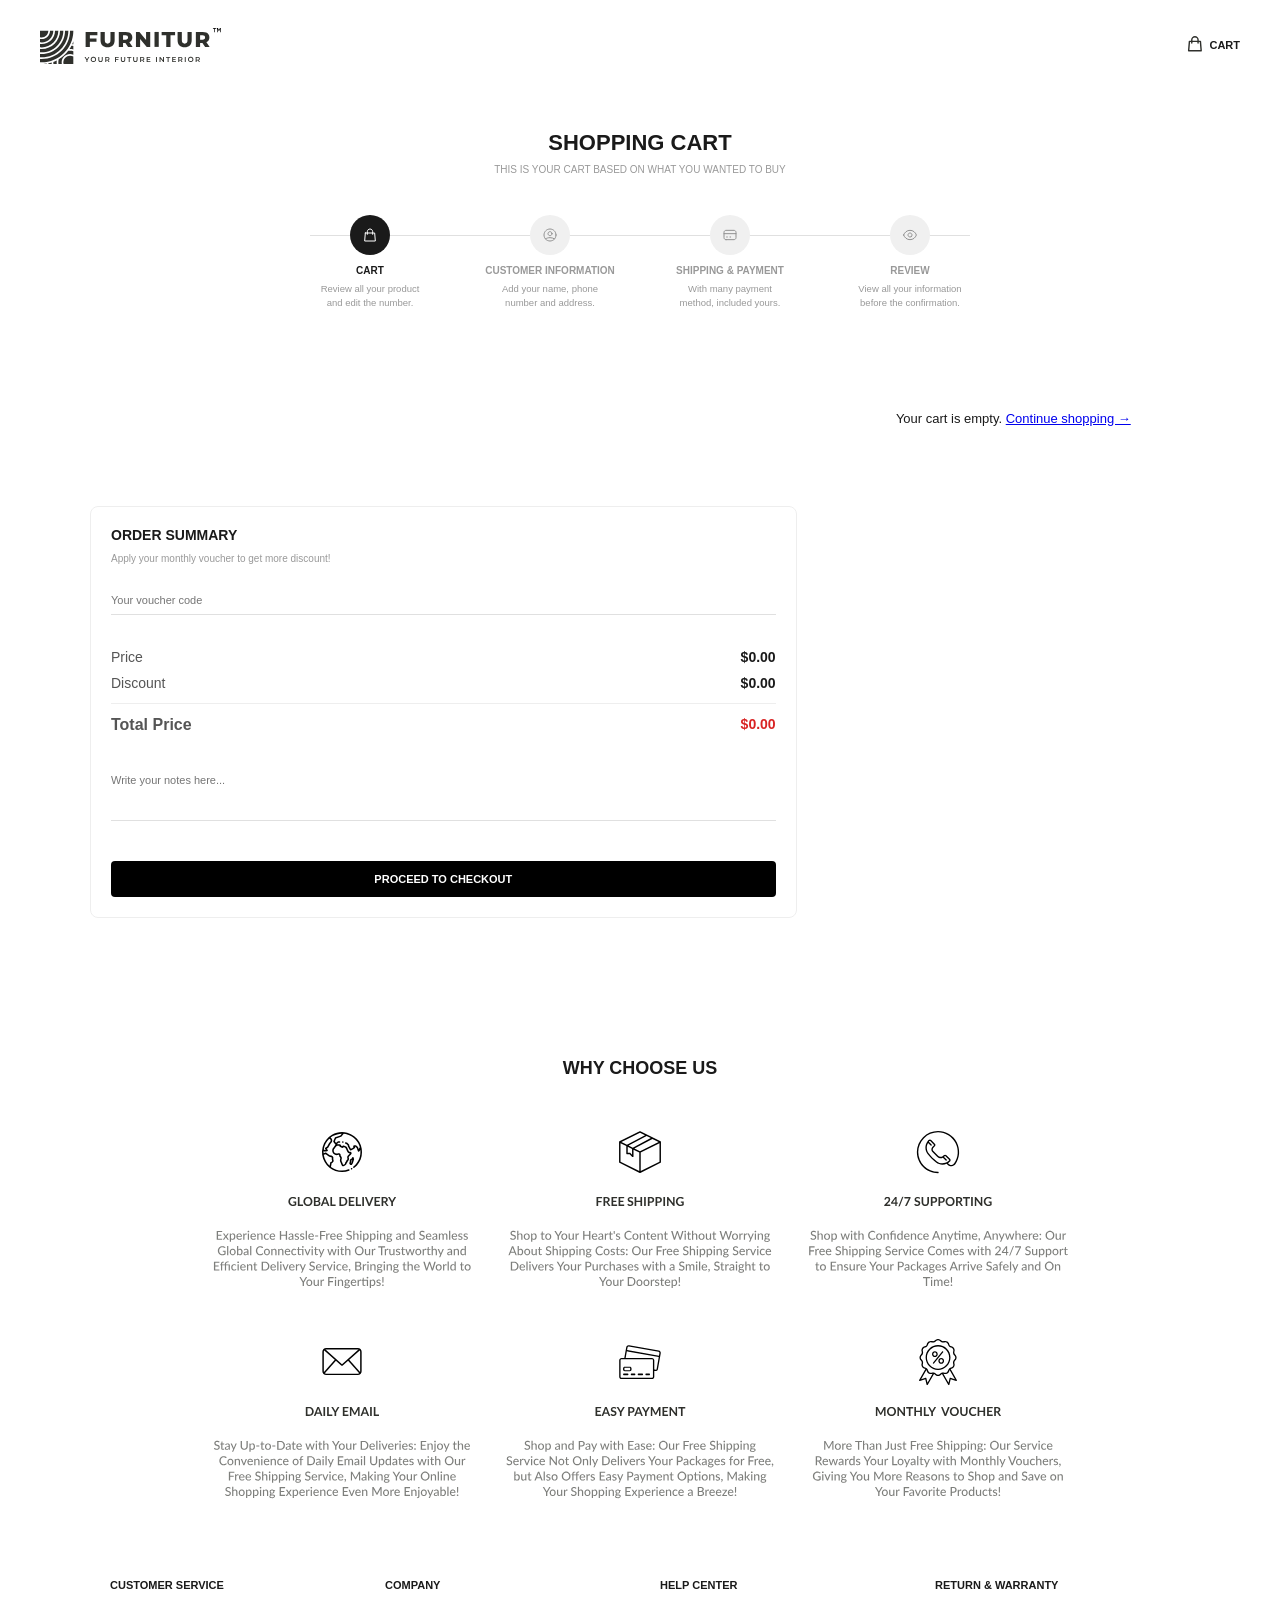
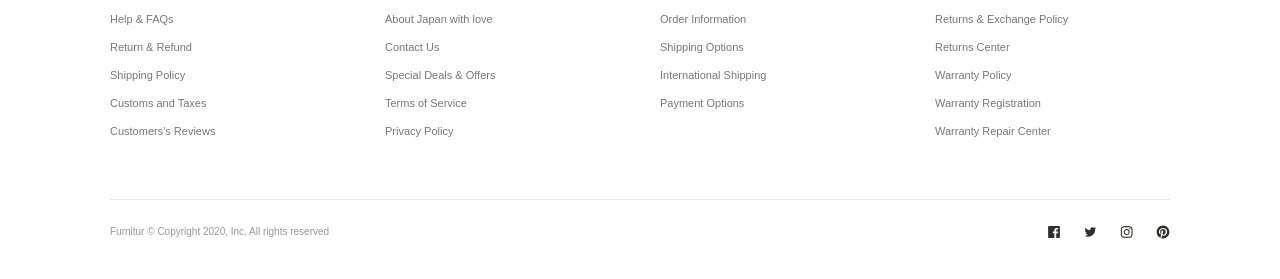
<file: cart.html>
<!DOCTYPE html>
<html lang="en">
<head>
    <meta charset="UTF-8">
    <meta name="viewport" content="width=device-width, initial-scale=1.0">
    <title>Your Cart - FURNITUR</title>
    <link rel="stylesheet" href="style.css">
    <script src="js/cart.js" defer></script>
</head>

<body>
    <header>
        <div class="navbar">
            <div class="nav-logo">
                <a href="index.html"><img src="assets/logo.svg" alt="FURNITUR Logo"></a>
            </div>
            
            <ul class="nav-items-right">
               
                <li class="nav-item-link">
                    <a href="cart.html" class="cart-link">
                        <span class="cart-icon-wrap">
                            <img src="assets/cart-icon.svg" alt="Cart">
                            <span class="cart-count">0</span>
                        </span>
                        <span>CART</span>
                    </a>
                </li>
            </ul>
        </div>
    </header>

    <main class="cart-page-main">

        <div class="cart-hero">
            <h1 class="cart-page-title">SHOPPING CART</h1>
            <p class="cart-page-subtitle">THIS IS YOUR CART BASED ON WHAT YOU WANTED TO BUY</p>
        </div>

        <!-- Step Tracker -->
        <div class="cart-steps">
            <div class="cart-step active">
                <div class="step-icon">
                    <img src="assets/lock.svg" alt="" srcset="">
                </div>
                <span class="step-label">CART</span>
                <span class="step-desc">Review all your product<br>and edit the number.</span>
            </div>
            <div class="cart-step">
                <div class="step-icon">
                    <img src="assets/contact.svg" alt="" srcset="">
                </div>
                <span class="step-label">CUSTOMER INFORMATION</span>
                <span class="step-desc">Add your name, phone<br>number and address.</span>
            </div>
            <div class="cart-step">
                <div class="step-icon">
                    <img src="assets/card.svg" alt="" srcset="">
                </div>
                <span class="step-label">SHIPPING & PAYMENT</span>
                <span class="step-desc">With many payment<br>method, included yours.</span>
            </div>
            <div class="cart-step">
                <div class="step-icon">
                    <img src="assets/eye.svg" alt="" srcset="">
                </div>
                <span class="step-label">REVIEW</span>
                <span class="step-desc">View all your information<br>before the confirmation.</span>
            </div>
        </div>

        <div class="cart-page-layout">
            <!-- Cart Items -->
            <div class="cart-items-container" id="cartItemsContainer"></div>

            <p id="emptyCartMsg" style="display:none; padding: 40px 0; text-align:center; font-size: 13px;">
                Your cart is empty. <a href="search-results.html">Continue shopping →</a>
            </p>

            <!-- Summary -->
            <div class="cart-summary">
                <h3>ORDER SUMMARY</h3>
                <p class="summary-subtitle">Apply your monthly voucher to get more discount!</p>

                <input type="text" class="voucher-input" placeholder="Your voucher code">

                <div class="summary-row">
                    <span>Price</span>
                    <span id="cartSubtotal">$0.00</span>
                </div>
                <div class="summary-row">
                    <span>Discount</span>
                    <span>$0.00</span>
                </div>
                <hr>
                <div class="summary-row total-row">
                    <span>Total Price</span>
                    <span id="cartTotal">$0.00</span>
                </div>

                <textarea class="summary-notes" rows="3" placeholder="Write your notes here..."></textarea>
                <a href="checkout.html" class="btn-checkout">PROCEED TO CHECKOUT</a>
            </div>
        </div>
    </main>
    <section>
        <div class="choose-text">
            <h4>WHY CHOOSE US</h4>
        </div>
        <div class="why-choose-us">
            <img src="assets/why-1.svg" alt="" srcset="">
            <img src="assets/why-2.svg" alt="" srcset="">
            <img src="assets/why-3.svg" alt="" srcset="">
        </div>
        <div class="why-choose-us-reverse">
            <img src="assets/why-4.svg" alt="" srcset="">
            <img src="assets/why-5.svg" alt="" srcset="">
            <img src="assets/why-6.svg" alt="" srcset="">
        </div>
    </section>

    <footer>
        <div class="footer-container">
            <div class="footer-links">
                <div class="footer-column">
                    <h4>CUSTOMER SERVICE</h4>
                    <ul>
                        <li><a href="#">Help & FAQs</a></li>
                        <li><a href="#">Return & Refund</a></li>
                        <li><a href="#">Shipping Policy</a></li>
                        <li><a href="#">Customs and Taxes</a></li>
                        <li><a href="#">Customers's Reviews</a></li>
                    </ul>
                </div>

                <div class="footer-column">
                    <h4>COMPANY</h4>
                    <ul>
                        <li><a href="#">About Japan with love</a></li>
                        <li><a href="#">Contact Us</a></li>
                        <li><a href="#">Special Deals & Offers</a></li>
                        <li><a href="#">Terms of Service</a></li>
                        <li><a href="#">Privacy Policy</a></li>
                    </ul>
                </div>

                <div class="footer-column">
                    <h4>HELP CENTER</h4>
                    <ul>
                        <li><a href="#">Order Information</a></li>
                        <li><a href="#">Shipping Options</a></li>
                        <li><a href="#">International Shipping</a></li>
                        <li><a href="#">Payment Options</a></li>
                    </ul>
                </div>

                <div class="footer-column">
                    <h4>RETURN & WARRANTY</h4>
                    <ul>
                        <li><a href="#">Returns & Exchange Policy</a></li>
                        <li><a href="#">Returns Center</a></li>
                        <li><a href="#">Warranty Policy</a></li>
                        <li><a href="#">Warranty Registration</a></li>
                        <li><a href="#">Warranty Repair Center</a></li>
                    </ul>
                </div>
            </div>

            <!-- Divider Line -->
            <hr class="footer-divider">

            <!-- Bottom Copyright Row -->
            <div class="footer-bottom">
                <p class="copyright">Furnitur © Copyright 2020, Inc. All rights reserved</p>
                <div class="footer-socials">
                    <img src="assets/footer-logos.svg" alt="Social Media Links">
                </div>
            </div>

        </div>
    </footer>

    <script>
        const cartItemsContainer = document.getElementById("cartItemsContainer");
        const cartSubtotalEl = document.getElementById("cartSubtotal");
        const cartTotalEl = document.getElementById("cartTotal");
        const emptyCartMsg = document.getElementById("emptyCartMsg");

        function renderCartPage() {
            const cart = getCart();

            if (cart.length === 0) {
                cartItemsContainer.innerHTML = "";
                emptyCartMsg.style.display = "block";
                cartSubtotalEl.textContent = "$0.00";
                cartTotalEl.textContent = "$0.00";
                return;
            }

            emptyCartMsg.style.display = "none";

            cartItemsContainer.innerHTML = cart.map(item => {
                const price = parseFloat(item.price.replace("$", ""));
                const lineTotal = (price * item.qty).toFixed(2);

                return `
                    <div class="cart-row" data-id="${item.id}">
                        <div class="cart-item-img-wrapper">
                            <img src="${item.img}" alt="${item.name}" class="cart-item-img">
                        </div>

                        <div class="cart-item-main">
                            <div class="cart-item-top">
                                <h4>${item.name}</h4>
                                <button class="cart-remove-btn" data-id="${item.id}">✕</button>
                            </div>
                            <div class="cart-item-stars">★★★★★</div>

                            <div class="cart-item-bottom">
                                <div class="cart-qty-controls">
                                    <button class="cart-qty-btn cart-qty-minus" data-id="${item.id}">-</button>
                                    <span>Number: ${item.qty}</span>
                                    <button class="cart-qty-btn cart-qty-plus" data-id="${item.id}">+</button>
                                </div>
                                <div class="cart-line-total">$${lineTotal}</div>
                            </div>
                        </div>
                    </div>
                `;
            }).join("");

            const total = getCartTotal();
            cartSubtotalEl.textContent = `$${total.toFixed(2)}`;
            cartTotalEl.textContent = `$${total.toFixed(2)}`;
        }

        cartItemsContainer.addEventListener("click", (e) => {
            const id = e.target.dataset.id;
            if (!id) return;

            if (e.target.classList.contains("cart-qty-plus")) {
                const item = getCart().find(i => i.id === id);
                updateQty(id, item.qty + 1);
                renderCartPage();
            }

            if (e.target.classList.contains("cart-qty-minus")) {
                const item = getCart().find(i => i.id === id);
                updateQty(id, item.qty - 1);
                renderCartPage();
            }

            if (e.target.classList.contains("cart-remove-btn")) {
                removeFromCart(id);
                renderCartPage();
            }
        });

        document.addEventListener("DOMContentLoaded", renderCartPage);
    </script>
</body>
</html>
</file>
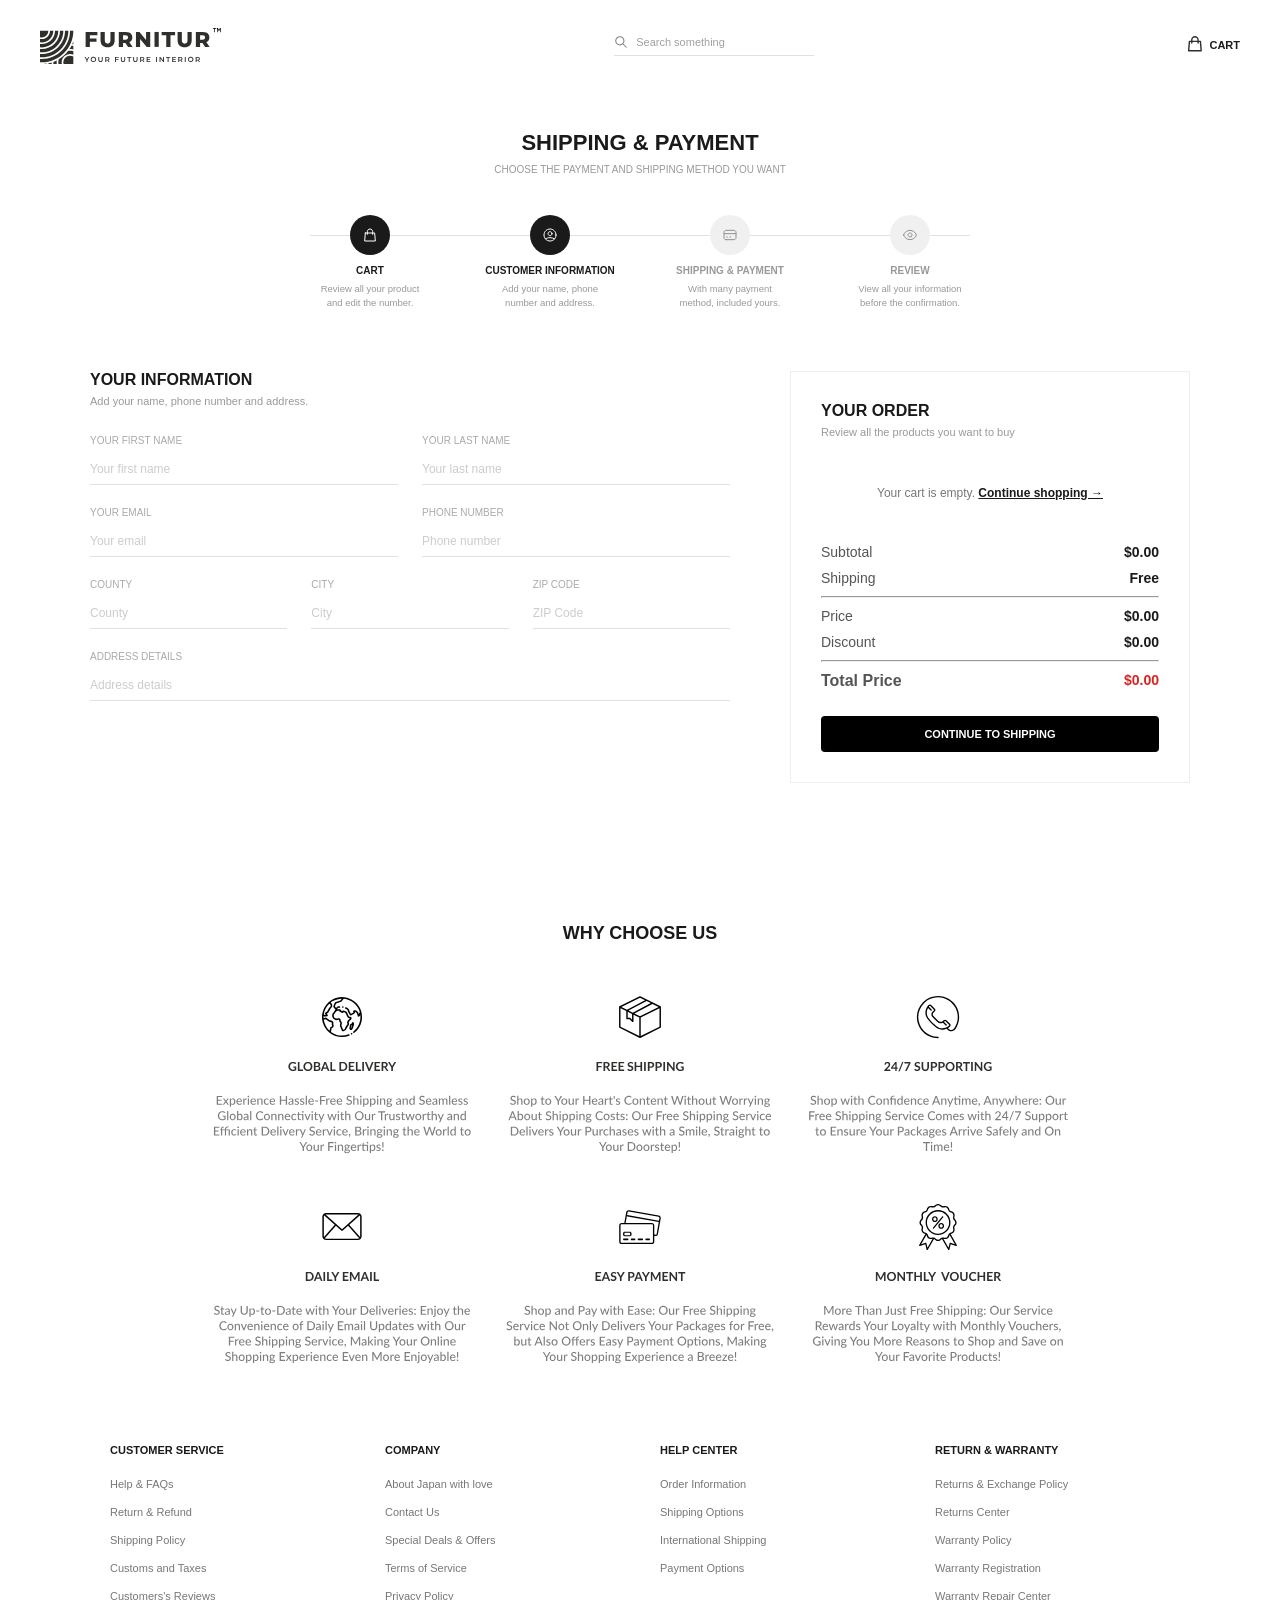
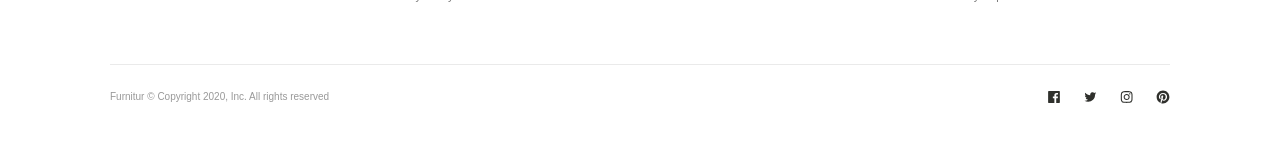
<file: checkout.html>
<!DOCTYPE html>
<html lang="en">

<head>
    <meta charset="UTF-8">
    <meta name="viewport" content="width=device-width, initial-scale=1.0">
    <title>Shipping & Payment - FURNITUR</title>
    <link rel="stylesheet" href="style.css">
    <script src="js/cart.js" defer></script>
</head>

<body>
    <header>
        <div class="navbar">
            <div class="nav-logo">
                <a href="index.html"><img src="assets/logo.svg" alt="FURNITUR Logo"></a>
            </div>
            <div class="search-bar">
                <img src="assets/search-icon.svg" alt="Search" class="search-icon">
                <input type="text" placeholder="Search something">
            </div>
            
            <ul class="nav-items-right">
                
                <li class="nav-item-link">
                    <a href="cart.html" class="cart-link">
                        <span class="cart-icon-wrap">
                            <img src="assets/cart-icon.svg" alt="Cart">
                            <span class="cart-count">0</span>
                        </span>
                        <span>CART</span>
                    </a>
                </li>
            </ul>
        </div>
    </header>

    <main class="cart-page-main">

        <!-- Title -->
        <div class="cart-hero">
            <h1 class="cart-page-title">SHIPPING & PAYMENT</h1>
            <p class="cart-page-subtitle">CHOOSE THE PAYMENT AND SHIPPING METHOD YOU WANT</p>
        </div>

        <!-- Step Tracker -->
        <div class="cart-steps">
            <a href="cart.html" class="cart-step completed">
                <div class="step-icon">
                    <img src="assets/lock.svg" alt="" srcset="">
                </div>
                <span class="step-label">CART</span>
                <span class="step-desc">Review all your product<br>and edit the number.</span>
            </a>
            <div class="cart-step active">
                <div class="step-icon">
                    <img src="assets/contact.svg" alt="" srcset="">
                </div>
                <span class="step-label">CUSTOMER INFORMATION</span>
                <span class="step-desc">Add your name, phone<br>number and address.</span>
            </div>
            <div class="cart-step">
                <div class="step-icon">
                    <img src="assets/card.svg" alt="" srcset="">
                </div>
                <span class="step-label">SHIPPING & PAYMENT</span>
                <span class="step-desc">With many payment<br>method, included yours.</span>
            </div>
            <div class="cart-step">
                <div class="step-icon">
                    <img src="assets/eye.svg" alt="" srcset="">
                </div>
                <span class="step-label">REVIEW</span>
                <span class="step-desc">View all your information<br>before the confirmation.</span>
            </div>
        </div>

        <div class="checkout-layout">

            <!-- Left: Info Form -->
            <div class="checkout-form-wrapper">
                <h2 class="checkout-section-title">YOUR INFORMATION</h2>
                <p class="checkout-section-subtitle">Add your name, phone number and address.</p>

                <form class="checkout-form" id="checkoutForm">
                    <div class="form-row">
                        <div class="form-group">
                            <label>Your first name</label>
                            <input type="text" placeholder="Your first name" required>
                        </div>
                        <div class="form-group">
                            <label>Your last name</label>
                            <input type="text" placeholder="Your last name" required>
                        </div>
                    </div>

                    <div class="form-row">
                        <div class="form-group">
                            <label>Your email</label>
                            <input type="email" placeholder="Your email" required>
                        </div>
                        <div class="form-group">
                            <label>Phone number</label>
                            <input type="tel" placeholder="Phone number" required>
                        </div>
                    </div>

                    <div class="form-row three-col">
                        <div class="form-group">
                            <label>County</label>
                            <input type="text" placeholder="County">
                        </div>
                        <div class="form-group">
                            <label>City</label>
                            <input type="text" placeholder="City">
                        </div>
                        <div class="form-group">
                            <label>ZIP Code</label>
                            <input type="text" placeholder="ZIP Code">
                        </div>
                    </div>

                    <div class="form-row">
                        <div class="form-group full-width">
                            <label>Address details</label>
                            <input type="text" placeholder="Address details">
                        </div>
                    </div>
                </form>
            </div>
            <div class="checkout-order-wrapper">
                <h3 class="checkout-section-title">YOUR ORDER</h3>
                <p class="checkout-section-subtitle">Review all the products you want to buy</p>

                <div class="order-items-list" id="orderItemsList"></div>

                <div class="summary-row">
                    <span>Subtotal</span>
                    <span id="orderSubtotal">$0.00</span>
                </div>
                <div class="summary-row">
                    <span>Shipping</span>
                    <span>Free</span>
                </div>
                <hr>
                <div class="summary-row">
                    <span>Price</span>
                    <span id="orderPrice">$0.00</span>
                </div>
                <div class="summary-row">
                    <span>Discount</span>
                    <span id="orderDiscount">$0.00</span>
                </div>
                <hr>
                <div class="summary-row total-row">
                    <span>Total Price</span>
                    <span id="orderTotal">$0.00</span>
                </div>

                <button class="btn-checkout" id="continueShippingBtn">CONTINUE TO SHIPPING</button>
            </div>

        </div>
    </main>

    <section>
        <div class="choose-text">
            <h4>WHY CHOOSE US</h4>
        </div>
        <div class="why-choose-us">
            <img src="assets/why-1.svg" alt="" srcset="">
            <img src="assets/why-2.svg" alt="" srcset="">
            <img src="assets/why-3.svg" alt="" srcset="">
        </div>
        <div class="why-choose-us-reverse">
            <img src="assets/why-4.svg" alt="" srcset="">
            <img src="assets/why-5.svg" alt="" srcset="">
            <img src="assets/why-6.svg" alt="" srcset="">
        </div>
    </section>
    <footer>
        <div class="footer-container">

            <!-- Top Links Grid -->
            <div class="footer-links">
                <div class="footer-column">
                    <h4>CUSTOMER SERVICE</h4>
                    <ul>
                        <li><a href="#">Help & FAQs</a></li>
                        <li><a href="#">Return & Refund</a></li>
                        <li><a href="#">Shipping Policy</a></li>
                        <li><a href="#">Customs and Taxes</a></li>
                        <li><a href="#">Customers's Reviews</a></li>
                    </ul>
                </div>

                <div class="footer-column">
                    <h4>COMPANY</h4>
                    <ul>
                        <li><a href="#">About Japan with love</a></li>
                        <li><a href="#">Contact Us</a></li>
                        <li><a href="#">Special Deals & Offers</a></li>
                        <li><a href="#">Terms of Service</a></li>
                        <li><a href="#">Privacy Policy</a></li>
                    </ul>
                </div>

                <div class="footer-column">
                    <h4>HELP CENTER</h4>
                    <ul>
                        <li><a href="#">Order Information</a></li>
                        <li><a href="#">Shipping Options</a></li>
                        <li><a href="#">International Shipping</a></li>
                        <li><a href="#">Payment Options</a></li>
                    </ul>
                </div>

                <div class="footer-column">
                    <h4>RETURN & WARRANTY</h4>
                    <ul>
                        <li><a href="#">Returns & Exchange Policy</a></li>
                        <li><a href="#">Returns Center</a></li>
                        <li><a href="#">Warranty Policy</a></li>
                        <li><a href="#">Warranty Registration</a></li>
                        <li><a href="#">Warranty Repair Center</a></li>
                    </ul>
                </div>
            </div>
            <hr class="footer-divider">
            <div class="footer-bottom">
                <p class="copyright">Furnitur © Copyright 2020, Inc. All rights reserved</p>
                <div class="footer-socials">
                    <img src="assets/footer-logos.svg" alt="Social Media Links">
                </div>
            </div>

        </div>
    </footer>

    <script>
        const orderItemsList = document.getElementById("orderItemsList");
        const orderSubtotalEl = document.getElementById("orderSubtotal");
        const orderPriceEl = document.getElementById("orderPrice");
        const orderDiscountEl = document.getElementById("orderDiscount");
        const orderTotalEl = document.getElementById("orderTotal");

        function renderOrderSummary() {
            const cart = getCart();

            if (cart.length === 0) {
                orderItemsList.innerHTML = `<p class="empty-order-msg">Your cart is empty. <a href="search-results.html">Continue shopping →</a></p>`;
                orderSubtotalEl.textContent = "$0.00";
                orderPriceEl.textContent = "$0.00";
                orderDiscountEl.textContent = "$0.00";
                orderTotalEl.textContent = "$0.00";
                return;
            }

            orderItemsList.innerHTML = cart.map(item => {
                const price = parseFloat(item.price.replace("$", ""));
                const lineTotal = (price * item.qty).toFixed(2);

                return `
                    <div class="order-item-row">
                        <div class="order-item-img-wrapper">
                            <img src="${item.img}" alt="${item.name}">
                        </div>
                        <div class="order-item-info">
                            <h4>${item.name}</h4>
                            <p class="order-item-qty">${item.qty} item${item.qty > 1 ? "s" : ""}</p>
                            <p class="order-item-price">$${lineTotal}</p>
                        </div>
                    </div>
                `;
            }).join("");

            const subtotal = getCartTotal();
            const discount = 0;
            const total = subtotal - discount;

            orderSubtotalEl.textContent = `$${subtotal.toFixed(2)}`;
            orderPriceEl.textContent = `$${subtotal.toFixed(2)}`;
            orderDiscountEl.textContent = `-$${discount.toFixed(2)}`;
            orderTotalEl.textContent = `$${total.toFixed(2)}`;
        }
       document.getElementById("continueShippingBtn").addEventListener("click", (e) => {
    e.preventDefault();
    const form = document.getElementById("checkoutForm");
    if (!form.checkValidity()) {
        form.reportValidity();
        return;
    }

    const inputs = form.querySelectorAll("input");
    const customerInfo = {
        firstName: inputs[0].value,
        lastName: inputs[1].value,
        email: inputs[2].value,
        phone: inputs[3].value,
        county: inputs[4].value,
        city: inputs[5].value,
        zip: inputs[6].value,
        address: inputs[7].value
    };

    localStorage.setItem("furnitureCustomerInfo", JSON.stringify(customerInfo));
    window.location.href = "shipping.html";
});

        document.addEventListener("DOMContentLoaded", renderOrderSummary);
    </script>
</body>

</html>
</file>
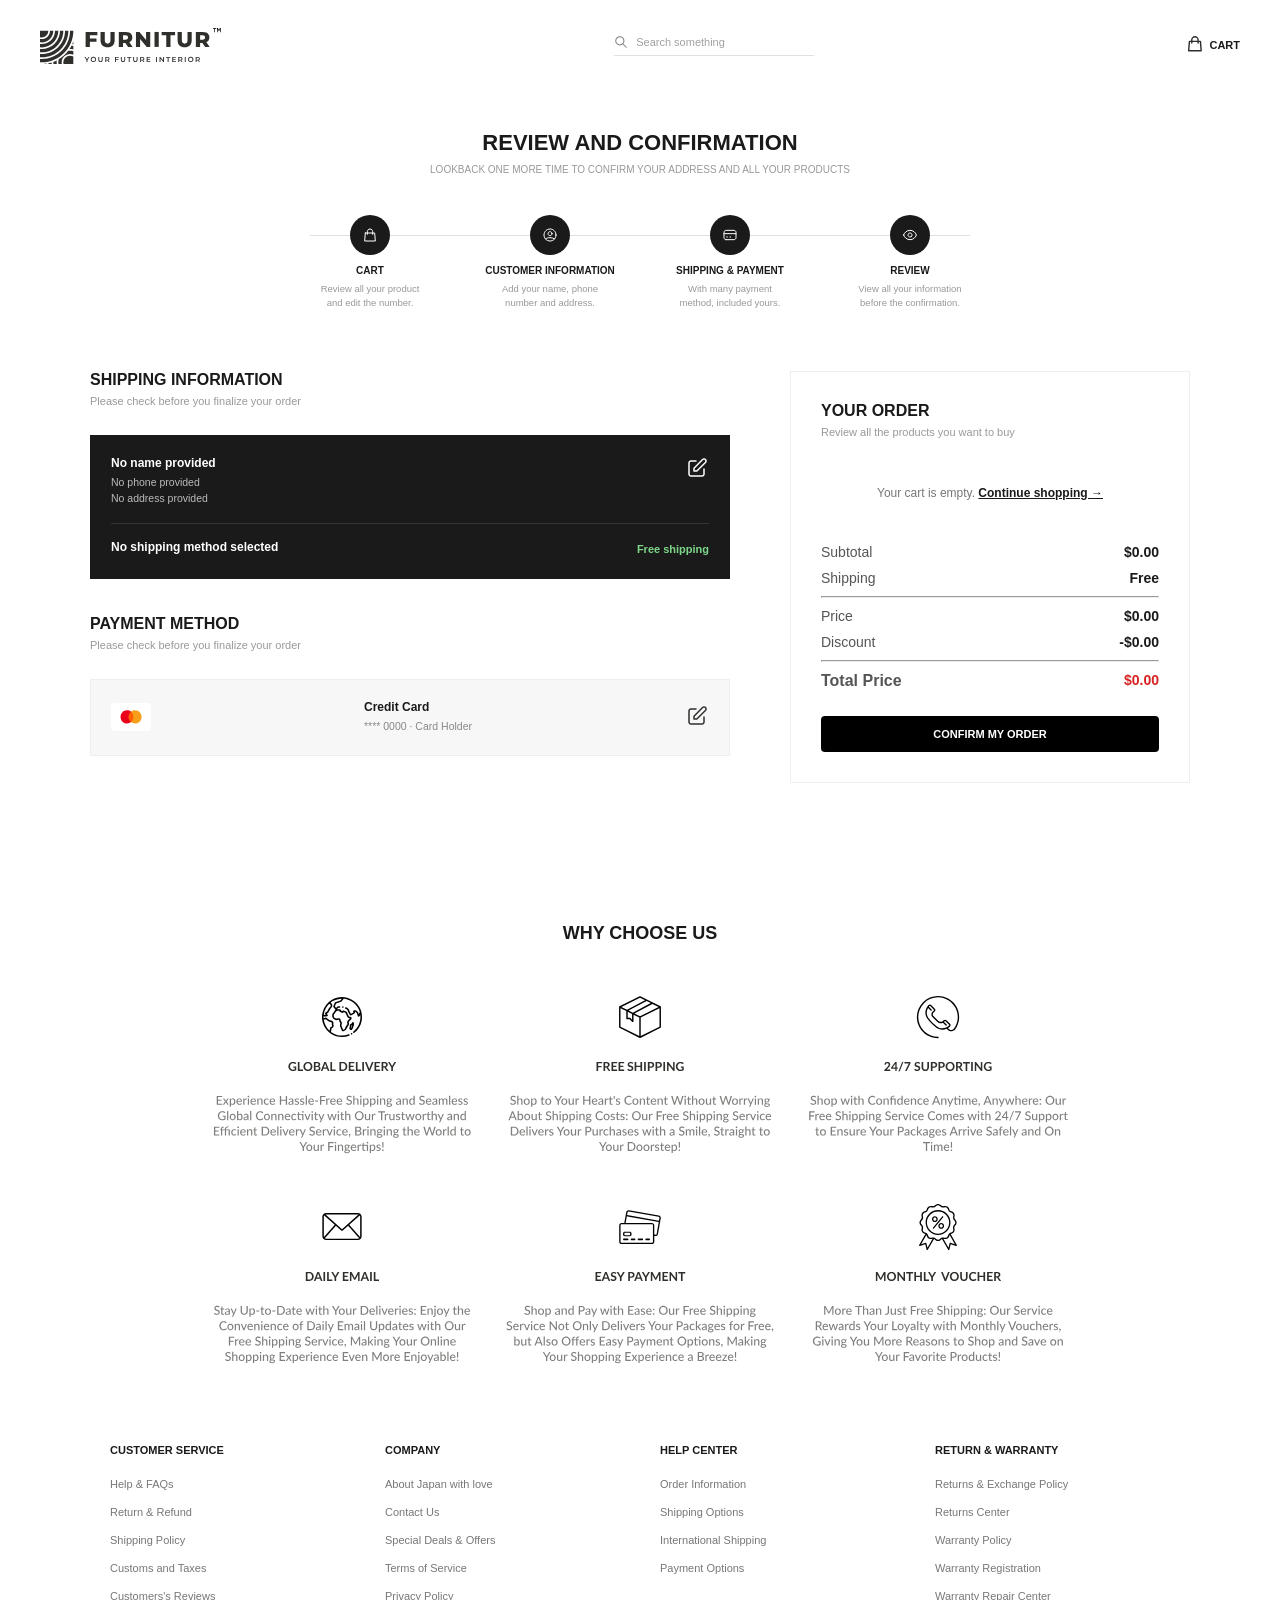
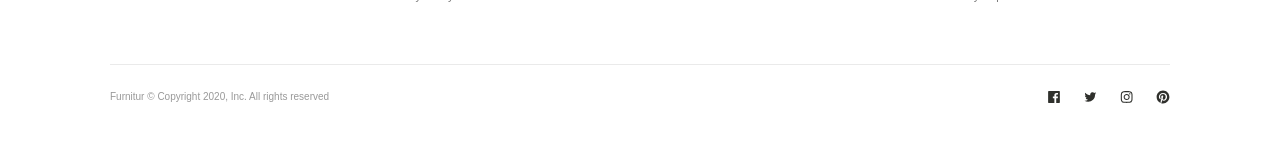
<file: review.html>
<!DOCTYPE html>
<html lang="en">

<head>
    <meta charset="UTF-8">
    <meta name="viewport" content="width=device-width, initial-scale=1.0">
    <title>Review & Confirmation - FURNITUR</title>
    <link rel="stylesheet" href="style.css">
    <script src="js/cart.js" defer></script>
</head>

<body>
    <header>
        <div class="navbar">
            <div class="nav-logo">
                <a href="index.html"><img src="assets/logo.svg" alt="FURNITUR Logo"></a>
            </div>
            <div class="search-bar">
                <img src="assets/search-icon.svg" alt="Search" class="search-icon">
                <input type="text" placeholder="Search something">
            </div>
           
            <ul class="nav-items-right">
               
                <li class="nav-item-link">
                    <a href="cart.html" class="cart-link">
                        <span class="cart-icon-wrap">
                            <img src="assets/cart-icon.svg" alt="Cart">
                            <span class="cart-count">0</span>
                        </span>
                        <span>CART</span>
                    </a>
                </li>
            </ul>
        </div>
    </header>

    <main class="cart-page-main">
        <div class="cart-hero">
            <h1 class="cart-page-title">REVIEW AND CONFIRMATION</h1>
            <p class="cart-page-subtitle">LOOKBACK ONE MORE TIME TO CONFIRM YOUR ADDRESS AND ALL YOUR PRODUCTS</p>
        </div>
        <div class="cart-steps">
            <a href="cart.html" class="cart-step completed">
                <div class="step-icon">
                    <img src="assets/lock.svg" alt="">
                </div>
                <span class="step-label">CART</span>
                <span class="step-desc">Review all your product<br>and edit the number.</span>
            </a>
            <a href="checkout.html" class="cart-step completed">
                <div class="step-icon">
                    <img src="assets/contact.svg" alt="">
                </div>
                <span class="step-label">CUSTOMER INFORMATION</span>
                <span class="step-desc">Add your name, phone<br>number and address.</span>
            </a>
            <a href="shipping.html" class="cart-step completed">
                <div class="step-icon">
                    <img src="assets/card.svg" alt="">
                </div>
                <span class="step-label">SHIPPING & PAYMENT</span>
                <span class="step-desc">With many payment<br>method, included yours.</span>
            </a>
            <div class="cart-step active">
                <div class="step-icon">
                    <img src="assets/eye.svg" alt="">
                </div>
                <span class="step-label">REVIEW</span>
                <span class="step-desc">View all your information<br>before the confirmation.</span>
            </div>
        </div>

        <div class="checkout-layout">

            <!-- Left: Shipping + Payment summary -->
            <div class="checkout-form-wrapper">

                <h2 class="checkout-section-title">SHIPPING INFORMATION</h2>
                <p class="checkout-section-subtitle">Please check before you finalize your order</p>

                <div class="review-box" id="shippingReviewBox">
                    <!-- filled by JS -->
                </div>

                <h2 class="checkout-section-title payment-title">PAYMENT METHOD</h2>
                <p class="checkout-section-subtitle">Please check before you finalize your order</p>

                <div class="review-box light" id="paymentReviewBox">
                    <!-- filled by JS -->
                </div>

            </div>

            <!-- Right: Order Summary -->
            <div class="checkout-order-wrapper">
                <h3 class="checkout-section-title">YOUR ORDER</h3>
                <p class="checkout-section-subtitle">Review all the products you want to buy</p>

                <div class="order-items-list" id="orderItemsList"></div>

                <div class="summary-row">
                    <span>Subtotal</span>
                    <span id="orderSubtotal">$0.00</span>
                </div>
                <div class="summary-row">
                    <span>Shipping</span>
                    <span id="orderShipping">Free</span>
                </div>
                <hr>
                <div class="summary-row">
                    <span>Price</span>
                    <span id="orderPrice">$0.00</span>
                </div>
                <div class="summary-row">
                    <span>Discount</span>
                    <span id="orderDiscount">$0.00</span>
                </div>
                <hr>
                <div class="summary-row total-row">
                    <span>Total Price</span>
                    <span id="orderTotal">$0.00</span>
                </div>

                <button class="btn-checkout" id="confirmOrderBtn">CONFIRM MY ORDER</button>
            </div>

        </div>
    </main>
    <section>
        <div class="choose-text">
            <h4>WHY CHOOSE US</h4>
        </div>
        <div class="why-choose-us">
            <img src="assets/why-1.svg" alt="" srcset="">
            <img src="assets/why-2.svg" alt="" srcset="">
            <img src="assets/why-3.svg" alt="" srcset="">
        </div>
        <div class="why-choose-us-reverse">
            <img src="assets/why-4.svg" alt="" srcset="">
            <img src="assets/why-5.svg" alt="" srcset="">
            <img src="assets/why-6.svg" alt="" srcset="">
        </div>
    </section>

    <footer>
        <div class="footer-container">
            <div class="footer-links">
                <div class="footer-column">
                    <h4>CUSTOMER SERVICE</h4>
                    <ul>
                        <li><a href="#">Help & FAQs</a></li>
                        <li><a href="#">Return & Refund</a></li>
                        <li><a href="#">Shipping Policy</a></li>
                        <li><a href="#">Customs and Taxes</a></li>
                        <li><a href="#">Customers's Reviews</a></li>
                    </ul>
                </div>

                <div class="footer-column">
                    <h4>COMPANY</h4>
                    <ul>
                        <li><a href="#">About Japan with love</a></li>
                        <li><a href="#">Contact Us</a></li>
                        <li><a href="#">Special Deals & Offers</a></li>
                        <li><a href="#">Terms of Service</a></li>
                        <li><a href="#">Privacy Policy</a></li>
                    </ul>
                </div>

                <div class="footer-column">
                    <h4>HELP CENTER</h4>
                    <ul>
                        <li><a href="#">Order Information</a></li>
                        <li><a href="#">Shipping Options</a></li>
                        <li><a href="#">International Shipping</a></li>
                        <li><a href="#">Payment Options</a></li>
                    </ul>
                </div>

                <div class="footer-column">
                    <h4>RETURN & WARRANTY</h4>
                    <ul>
                        <li><a href="#">Returns & Exchange Policy</a></li>
                        <li><a href="#">Returns Center</a></li>
                        <li><a href="#">Warranty Policy</a></li>
                        <li><a href="#">Warranty Registration</a></li>
                        <li><a href="#">Warranty Repair Center</a></li>
                    </ul>
                </div>
            </div>

            <!-- Divider Line -->
            <hr class="footer-divider">

            <!-- Bottom Copyright Row -->
            <div class="footer-bottom">
                <p class="copyright">Furnitur © Copyright 2020, Inc. All rights reserved</p>
                <div class="footer-socials">
                    <img src="assets/footer-logos.svg" alt="Social Media Links">
                </div>
            </div>

        </div>
    </footer>


    <script>
        // ===== Load saved data =====
        const customerInfo = JSON.parse(localStorage.getItem("furnitureCustomerInfo") || "{}");
        const shippingInfo = JSON.parse(localStorage.getItem("furnitureShippingInfo") || "{}");
        const paymentInfo = JSON.parse(localStorage.getItem("furniturePaymentInfo") || "{}");

        // ===== Render shipping info box =====
        const shippingReviewBox = document.getElementById("shippingReviewBox");

        const fullName = `${customerInfo.firstName || ""} ${customerInfo.lastName || ""}`.trim() || "No name provided";
        const addressLine = [customerInfo.address, customerInfo.city, customerInfo.county, customerInfo.zip]
            .filter(Boolean).join(", ") || "No address provided";

        shippingReviewBox.innerHTML = `
            <div class="review-box-top">
                <div>
                    <p class="review-name">${fullName}</p>
                    <p class="review-meta">${customerInfo.phone || "No phone provided"}</p>
                    <p class="review-meta">${addressLine}</p>
                </div>
                <a href="checkout.html" class="review-edit-link">
                                     <img src="assets/edit-2.svg"/></div>
</a>
            </div>
            <hr class="review-divider">
            <div class="review-box-bottom">
                <div>
                    <p class="review-name">${shippingInfo.name || "No shipping method selected"}</p>
                    <p class="review-meta">${shippingInfo.meta || ""}</p>
                </div>
                <span class="review-shipping-price">${shippingInfo.price ? `$${shippingInfo.price.toFixed(2)}` : "Free shipping"}</span>
            </div>
        `;
        const paymentReviewBox = document.getElementById("paymentReviewBox");

        if (paymentInfo.method === "paypal") {
            paymentReviewBox.innerHTML = `
                <div class="review-box-top payment-row">
                    <div class="payment-icon-badge">
                         <img src="assets/paypal-2.svg"/></div>
                    <div>
                        <p class="review-name">Paypal</p>
                        <p class="review-meta">${paymentInfo.email || "No email provided"}</p>
                    </div>
                    <a href="shipping.html" class="review-edit-link">
                 <img src="assets/edit.svg"/></div>
</a>
                </div>
            `;
        } else {
            paymentReviewBox.innerHTML = `
                <div class="review-box-top payment-row">
                    <div class="payment-icon-badge card">
                    <img src="assets/paypal.svg"/>
                        </div>
                    <div>
                        <p class="review-name">Credit Card</p>
                        <p class="review-meta">**** ${paymentInfo.last4 || "0000"} · ${paymentInfo.nameOnCard || "Card Holder"}</p>
                    </div>
                    <a href="shipping.html" class="review-edit-link">
                                         <img src="assets/edit.svg"/></div>
</a>
                </div>
            `;
        }

        // ===== Order summary (reused pattern) =====
        const orderItemsList = document.getElementById("orderItemsList");
        const orderSubtotalEl = document.getElementById("orderSubtotal");
        const orderShippingEl = document.getElementById("orderShipping");
        const orderPriceEl = document.getElementById("orderPrice");
        const orderDiscountEl = document.getElementById("orderDiscount");
        const orderTotalEl = document.getElementById("orderTotal");

        function renderOrderSummary() {
            const cart = getCart();

            if (cart.length === 0) {
                orderItemsList.innerHTML = `<p class="empty-order-msg">Your cart is empty. <a href="search-results.html">Continue shopping →</a></p>`;
            } else {
                orderItemsList.innerHTML = cart.map(item => {
                    const price = parseFloat(item.price.replace("$", ""));
                    const lineTotal = (price * item.qty).toFixed(2);

                    return `
                        <div class="order-item-row">
                            <div class="order-item-img-wrapper">
                                <img src="${item.img}" alt="${item.name}">
                            </div>
                            <div class="order-item-info">
                                <h4>${item.name}</h4>
                                <p class="order-item-qty">${item.qty} item${item.qty > 1 ? "s" : ""}</p>
                                <p class="order-item-price">$${lineTotal}</p>
                            </div>
                        </div>
                    `;
                }).join("");
            }

            const subtotal = getCartTotal();
            const discount = 0;
            const shippingCost = shippingInfo.price || 0;
            const total = subtotal - discount + shippingCost;

            orderSubtotalEl.textContent = `$${subtotal.toFixed(2)}`;
            orderShippingEl.textContent = shippingCost === 0 ? "Free" : `$${shippingCost.toFixed(2)}`;
            orderPriceEl.textContent = `$${subtotal.toFixed(2)}`;
            orderDiscountEl.textContent = `-$${discount.toFixed(2)}`;
            orderTotalEl.textContent = `$${total.toFixed(2)}`;
        }

        document.getElementById("confirmOrderBtn").addEventListener("click", () => {
            localStorage.removeItem(CART_KEY);
            localStorage.removeItem("furnitureCustomerInfo");
            localStorage.removeItem("furnitureShippingInfo");
            localStorage.removeItem("furniturePaymentInfo");
            alert("Order confirmed! Thank you for shopping with FURNITUR.");
            window.location.href = "index.html";
        });

        document.addEventListener("DOMContentLoaded", renderOrderSummary);
    </script>
</body>

</html>
</file>
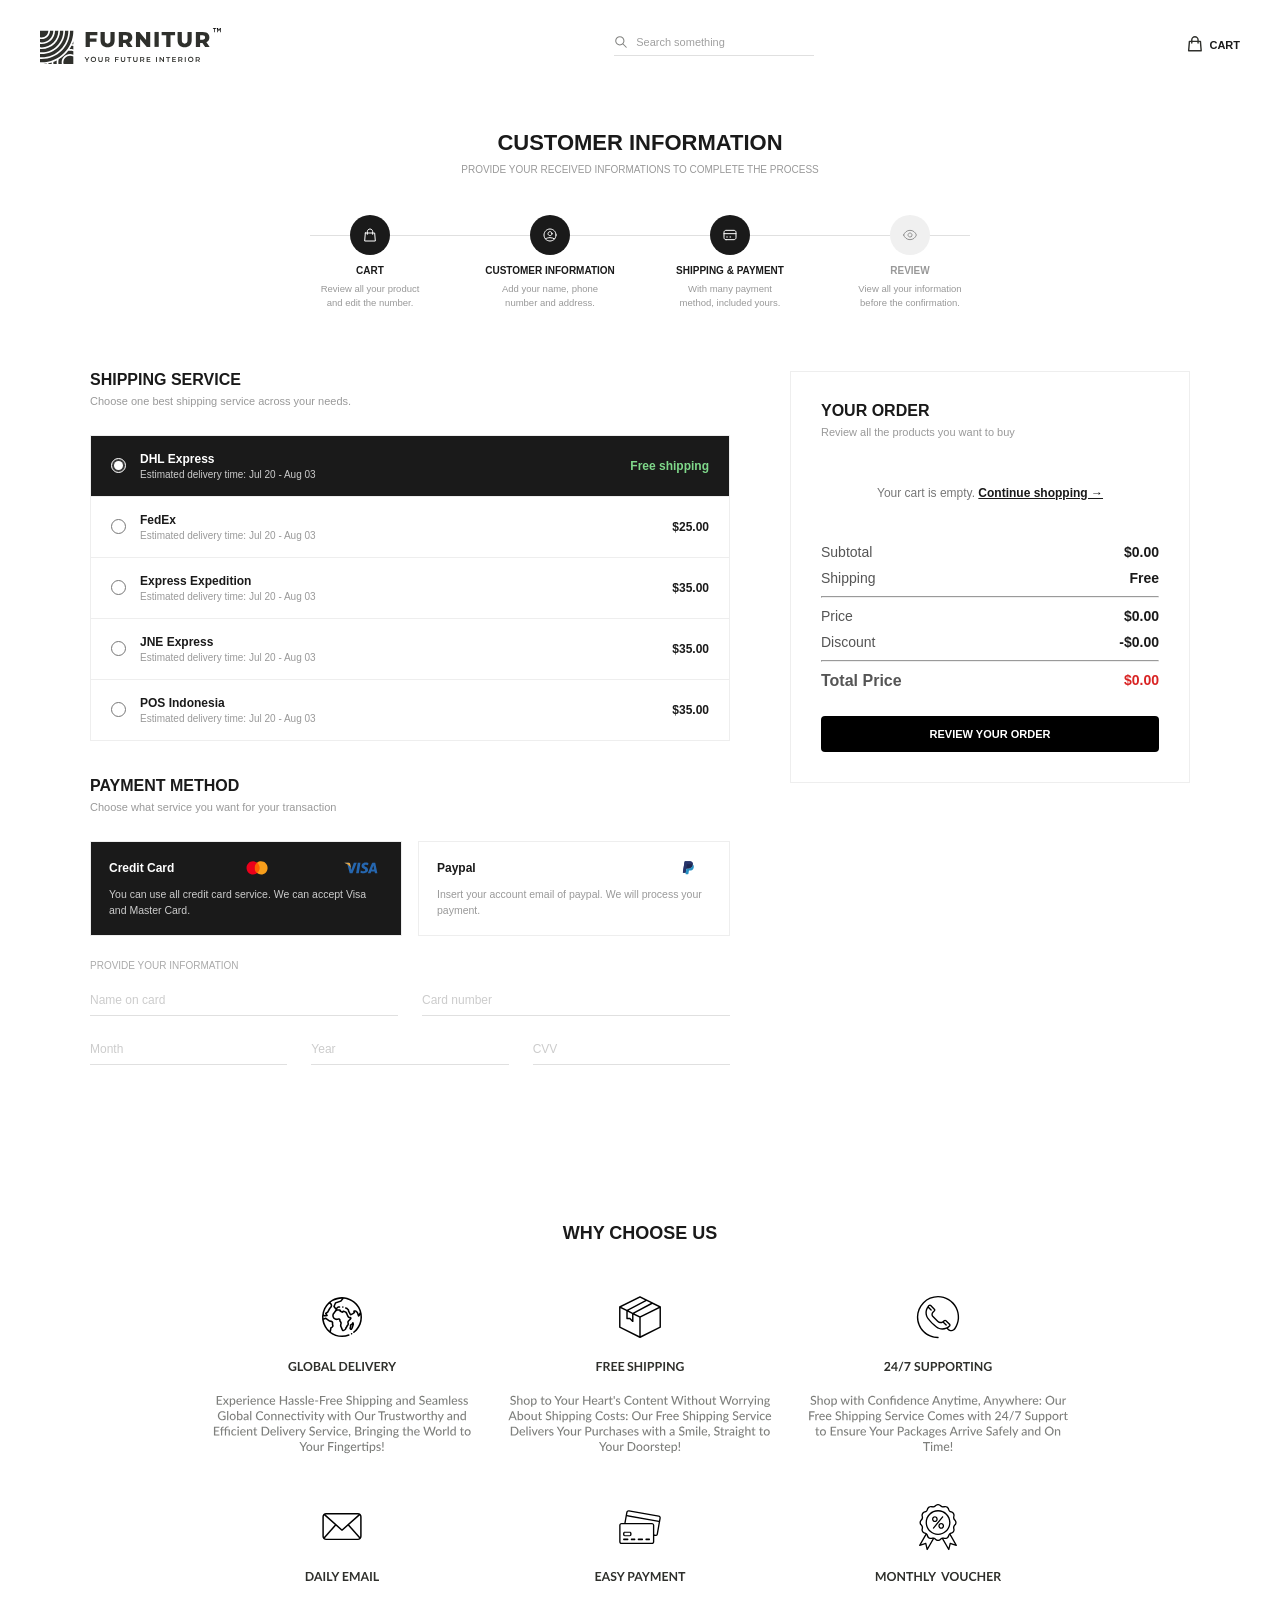
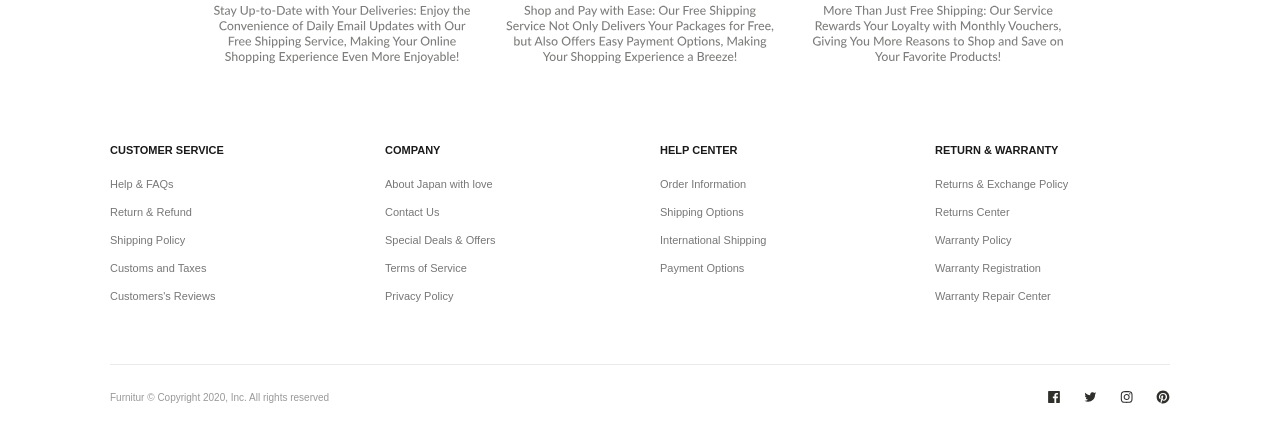
<file: shipping.html>
<!DOCTYPE html>
<html lang="en">

<head>
    <meta charset="UTF-8">
    <meta name="viewport" content="width=device-width, initial-scale=1.0">
    <title>Shipping & Payment - FURNITUR</title>
    <link rel="stylesheet" href="style.css">
    <script src="js/cart.js" defer></script>
</head>

<body>
    <header>
        <div class="navbar">
            <div class="nav-logo">
                <a href="index.html"><img src="assets/logo.svg" alt="FURNITUR Logo"></a>
            </div>
            <div class="search-bar">
                <img src="assets/search-icon.svg" alt="Search" class="search-icon">
                <input type="text" placeholder="Search something">
            </div>
            
            <ul class="nav-items-right">
               
                <li class="nav-item-link">
                    <a href="cart.html" class="cart-link">
                        <span class="cart-icon-wrap">
                            <img src="assets/cart-icon.svg" alt="Cart">
                            <span class="cart-count">0</span>
                        </span>
                        <span>CART</span>
                    </a>
                </li>
            </ul>
        </div>
    </header>

    <main class="cart-page-main">

        <!-- Title -->
        <div class="cart-hero">
            <h1 class="cart-page-title">CUSTOMER INFORMATION</h1>
            <p class="cart-page-subtitle">PROVIDE YOUR RECEIVED INFORMATIONS TO COMPLETE THE PROCESS</p>
        </div>

        <!-- Step Tracker -->
        <div class="cart-steps">
            <a href="cart.html" class="cart-step completed">
                <div class="step-icon">
                    <img src="assets/lock.svg" alt="">
                </div>
                <span class="step-label">CART</span>
                <span class="step-desc">Review all your product<br>and edit the number.</span>
            </a>
            <a href="checkout.html" class="cart-step completed">
                <div class="step-icon">
                    <img src="assets/contact.svg" alt="">
                </div>
                <span class="step-label">CUSTOMER INFORMATION</span>
                <span class="step-desc">Add your name, phone<br>number and address.</span>
            </a>
            <div class="cart-step active">
                <div class="step-icon">
                    <img src="assets/card.svg" alt="">
                </div>
                <span class="step-label">SHIPPING & PAYMENT</span>
                <span class="step-desc">With many payment<br>method, included yours.</span>
            </div>
            <div class="cart-step">
                <div class="step-icon">
                    <img src="assets/eye.svg" alt="">
                </div>
                <span class="step-label">REVIEW</span>
                <span class="step-desc">View all your information<br>before the confirmation.</span>
            </div>
        </div>

        <div class="checkout-layout">

            <!-- Left: Shipping + Payment -->
            <div class="checkout-form-wrapper">

                <h2 class="checkout-section-title">SHIPPING SERVICE</h2>
                <p class="checkout-section-subtitle">Choose one best shipping service across your needs.</p>

                <div class="shipping-options" id="shippingOptions">
                    <label class="shipping-option selected" data-price="0">
                        <div class="option-left">
                            <input type="radio" name="shipping" value="dhl" checked>
                            <div>
                                <span class="option-name">DHL Express</span>
                                <span class="option-meta">Estimated delivery time: Jul 20 - Aug 03</span>
                            </div>
                        </div>
                        <span class="option-price free">Free shipping</span>
                    </label>

                    <label class="shipping-option" data-price="25">
                        <div class="option-left">
                            <input type="radio" name="shipping" value="fedex">
                            <div>
                                <span class="option-name">FedEx</span>
                                <span class="option-meta">Estimated delivery time: Jul 20 - Aug 03</span>
                            </div>
                        </div>
                        <span class="option-price">$25.00</span>
                    </label>

                    <label class="shipping-option" data-price="35">
                        <div class="option-left">
                            <input type="radio" name="shipping" value="express">
                            <div>
                                <span class="option-name">Express Expedition</span>
                                <span class="option-meta">Estimated delivery time: Jul 20 - Aug 03</span>
                            </div>
                        </div>
                        <span class="option-price">$35.00</span>
                    </label>

                    <label class="shipping-option" data-price="35">
                        <div class="option-left">
                            <input type="radio" name="shipping" value="jne">
                            <div>
                                <span class="option-name">JNE Express</span>
                                <span class="option-meta">Estimated delivery time: Jul 20 - Aug 03</span>
                            </div>
                        </div>
                        <span class="option-price">$35.00</span>
                    </label>

                    <label class="shipping-option" data-price="35">
                        <div class="option-left">
                            <input type="radio" name="shipping" value="pos">
                            <div>
                                <span class="option-name">POS Indonesia</span>
                                <span class="option-meta">Estimated delivery time: Jul 20 - Aug 03</span>
                            </div>
                        </div>
                        <span class="option-price">$35.00</span>
                    </label>
                </div>
                <h2 class="checkout-section-title payment-title">PAYMENT METHOD</h2>
                <p class="checkout-section-subtitle">Choose what service you want for your transaction</p>

                <div class="payment-options" id="paymentOptions">
                    <label class="payment-option selected" data-method="card">
                        <input type="radio" name="payment" value="card" checked>
                        <div class="payment-option-top">
                            <span class="payment-option-name">Credit Card</span>

                            <img class="payment-option-badges" src="assets/paypal.svg" alt="" srcset="">


                            <img class="payment-option-badges" src="assets/visa.svg" alt="" srcset="">
                        </div>
                        <p class="payment-option-desc">You can use all credit card service. We can accept Visa and
                            Master Card.</p>
                    </label>

                    <label class="payment-option" data-method="paypal">
                        <input type="radio" name="payment" value="paypal">
                        <div class="payment-option-top">
                            <span class="payment-option-name">Paypal</span>
                            <img class="payment-option-badges" src="assets/paypal-2.svg" alt="" srcset="">
                        </div>
                        <p class="payment-option-desc">Insert your account email of paypal. We will process your
                            payment.</p>
                    </label>
                </div>

                <div class="card-details" id="cardDetails">
                    <p class="card-details-label">Provide your information</p>
                    <div class="form-row">
                        <div class="form-group">
                            <input type="text" placeholder="Name on card">
                        </div>
                        <div class="form-group">
                            <input type="text" placeholder="Card number">
                        </div>
                    </div>
                    <div class="form-row three-col">
                        <div class="form-group">
                            <input type="text" placeholder="Month">
                        </div>
                        <div class="form-group">
                            <input type="text" placeholder="Year">
                        </div>
                        <div class="form-group">
                            <input type="text" placeholder="CVV">
                        </div>
                    </div>
                </div>
                <div class="paypal-details" id="paypalDetails" style="display: none;">
                    <p class="card-details-label">Provide your information</p>
                    <div class="form-row">
                        <div class="form-group full-width">
                            <input type="email" placeholder="Your Paypal account email">
                        </div>
                    </div>
                </div>

            </div>

            <!-- Right: Order Summary -->
            <div class="checkout-order-wrapper">
                <h3 class="checkout-section-title">YOUR ORDER</h3>
                <p class="checkout-section-subtitle">Review all the products you want to buy</p>

                <div class="order-items-list" id="orderItemsList"></div>

                <div class="summary-row">
                    <span>Subtotal</span>
                    <span id="orderSubtotal">$0.00</span>
                </div>
                <div class="summary-row">
                    <span>Shipping</span>
                    <span id="orderShipping">Free</span>
                </div>
                <hr>
                <div class="summary-row">
                    <span>Price</span>
                    <span id="orderPrice">$0.00</span>
                </div>
                <div class="summary-row">
                    <span>Discount</span>
                    <span id="orderDiscount">$0.00</span>
                </div>
                <hr>
                <div class="summary-row total-row">
                    <span>Total Price</span>
                    <span id="orderTotal">$0.00</span>
                </div>

                <button class="btn-checkout" id="reviewOrderBtn">REVIEW YOUR ORDER</button>
            </div>

        </div>
    </main>
    <section>
        <div class="choose-text">
            <h4>WHY CHOOSE US</h4>
        </div>
        <div class="why-choose-us">
            <img src="assets/why-1.svg" alt="" srcset="">
            <img src="assets/why-2.svg" alt="" srcset="">
            <img src="assets/why-3.svg" alt="" srcset="">
        </div>
        <div class="why-choose-us-reverse">
            <img src="assets/why-4.svg" alt="" srcset="">
            <img src="assets/why-5.svg" alt="" srcset="">
            <img src="assets/why-6.svg" alt="" srcset="">
        </div>
    </section>
    <footer>
        <div class="footer-container">

            <!-- Top Links Grid -->
            <div class="footer-links">
                <div class="footer-column">
                    <h4>CUSTOMER SERVICE</h4>
                    <ul>
                        <li><a href="#">Help & FAQs</a></li>
                        <li><a href="#">Return & Refund</a></li>
                        <li><a href="#">Shipping Policy</a></li>
                        <li><a href="#">Customs and Taxes</a></li>
                        <li><a href="#">Customers's Reviews</a></li>
                    </ul>
                </div>

                <div class="footer-column">
                    <h4>COMPANY</h4>
                    <ul>
                        <li><a href="#">About Japan with love</a></li>
                        <li><a href="#">Contact Us</a></li>
                        <li><a href="#">Special Deals & Offers</a></li>
                        <li><a href="#">Terms of Service</a></li>
                        <li><a href="#">Privacy Policy</a></li>
                    </ul>
                </div>

                <div class="footer-column">
                    <h4>HELP CENTER</h4>
                    <ul>
                        <li><a href="#">Order Information</a></li>
                        <li><a href="#">Shipping Options</a></li>
                        <li><a href="#">International Shipping</a></li>
                        <li><a href="#">Payment Options</a></li>
                    </ul>
                </div>

                <div class="footer-column">
                    <h4>RETURN & WARRANTY</h4>
                    <ul>
                        <li><a href="#">Returns & Exchange Policy</a></li>
                        <li><a href="#">Returns Center</a></li>
                        <li><a href="#">Warranty Policy</a></li>
                        <li><a href="#">Warranty Registration</a></li>
                        <li><a href="#">Warranty Repair Center</a></li>
                    </ul>
                </div>
            </div>
            <hr class="footer-divider">
            <div class="footer-bottom">
                <p class="copyright">Furnitur © Copyright 2020, Inc. All rights reserved</p>
                <div class="footer-socials">
                    <img src="assets/footer-logos.svg" alt="Social Media Links">
                </div>
            </div>

        </div>
    </footer>

    <script>
        const orderItemsList = document.getElementById("orderItemsList");
        const orderSubtotalEl = document.getElementById("orderSubtotal");
        const orderShippingEl = document.getElementById("orderShipping");
        const orderPriceEl = document.getElementById("orderPrice");
        const orderDiscountEl = document.getElementById("orderDiscount");
        const orderTotalEl = document.getElementById("orderTotal");

        let selectedShippingCost = 0;

        function renderOrderSummary() {
            const cart = getCart();

            if (cart.length === 0) {
                orderItemsList.innerHTML = `<p class="empty-order-msg">Your cart is empty. <a href="search-results.html">Continue shopping →</a></p>`;
            } else {
                orderItemsList.innerHTML = cart.map(item => {
                    const price = parseFloat(item.price.replace("$", ""));
                    const lineTotal = (price * item.qty).toFixed(2);

                    return `
                        <div class="order-item-row">
                            <div class="order-item-img-wrapper">
                                <img src="${item.img}" alt="${item.name}">
                            </div>
                            <div class="order-item-info">
                                <h4>${item.name}</h4>
                                <p class="order-item-qty">${item.qty} item${item.qty > 1 ? "s" : ""}</p>
                                <p class="order-item-price">$${lineTotal}</p>
                            </div>
                        </div>
                    `;
                }).join("");
            }

            updateTotals();
        }

        function updateTotals() {
            const subtotal = getCartTotal();
            const discount = 0;
            const shippingCost = selectedShippingCost;
            const total = subtotal - discount + shippingCost;

            orderSubtotalEl.textContent = `$${subtotal.toFixed(2)}`;
            orderShippingEl.textContent = shippingCost === 0 ? "Free" : `$${shippingCost.toFixed(2)}`;
            orderPriceEl.textContent = `$${subtotal.toFixed(2)}`;
            orderDiscountEl.textContent = `-$${discount.toFixed(2)}`;
            orderTotalEl.textContent = `$${total.toFixed(2)}`;
        }

        // ===== Shipping option selection =====
        const shippingLabels = document.querySelectorAll(".shipping-option");

        shippingLabels.forEach(label => {
            label.addEventListener("click", () => {
                shippingLabels.forEach(l => l.classList.remove("selected"));
                label.classList.add("selected");
                selectedShippingCost = Number(label.dataset.price);
                updateTotals();
            });
        });

        // ===== Payment method selection =====
        const paymentLabels = document.querySelectorAll(".payment-option");
        const cardDetails = document.getElementById("cardDetails");
        const paypalDetails = document.getElementById("paypalDetails");

        paymentLabels.forEach(label => {
            label.addEventListener("click", () => {
                paymentLabels.forEach(l => l.classList.remove("selected"));
                label.classList.add("selected");

                const isCard = label.dataset.method === "card";
                cardDetails.style.display = isCard ? "block" : "none";
                paypalDetails.style.display = isCard ? "none" : "block";
            });
        });

       document.getElementById("reviewOrderBtn").addEventListener("click", () => {
    const selectedShipping = document.querySelector(".shipping-option.selected");
    const selectedPayment = document.querySelector(".payment-option.selected");

    const shippingInfo = {
        name: selectedShipping.querySelector(".option-name").textContent,
        meta: selectedShipping.querySelector(".option-meta").textContent,
        price: selectedShippingCost
    };

    const paymentMethod = selectedPayment.dataset.method;
    let paymentInfo = { method: paymentMethod };

    if (paymentMethod === "card") {
        const cardInputs = document.querySelectorAll("#cardDetails input");
        const cardNumber = cardInputs[1].value || "0000000000000000";
        paymentInfo.nameOnCard = cardInputs[0].value || "Card Holder";
        paymentInfo.last4 = cardNumber.slice(-4);
    } else {
        const paypalEmail = document.querySelector("#paypalDetails input").value || "your@paypal.com";
        paymentInfo.email = paypalEmail;
    }

    localStorage.setItem("furnitureShippingInfo", JSON.stringify(shippingInfo));
    localStorage.setItem("furniturePaymentInfo", JSON.stringify(paymentInfo));

    window.location.href = "review.html";
});

        document.addEventListener("DOMContentLoaded", renderOrderSummary);
    </script>
</body>

</html>
</file>
<file: style.css>
* {
    margin: 0;
    padding: 0;
    box-sizing: border-box;
}

body {
    background-color: #ffffff;
    font-family: 'Inter', sans-serif;
    color: #1a1a1a;
    overflow-x: hidden;
}

/* ================= HEADER / NAVBAR ================= */
header {
    width: 100%;
    background-color: #ffffff;
}

.navbar {
    display: flex;
    align-items: center;
    justify-content: space-between;
    height: 90px;
    max-width: 1280px;
    margin: 0 auto;
    padding: 0 40px;
}

/* 1. Logo */
.nav-logo img {
    height: 38px;
    width: auto;
    display: block;
}

/* 2. Search Bar (Underlined Style) */
.search-bar {
    display: flex;
    align-items: center;
    gap: 8px;
    border-bottom: 1px solid #e0e0e0;
    padding-bottom: 6px;
    width: 200px;
    margin-left: 20px;
}

.search-bar .search-icon {
    width: 14px;
    height: 14px;
    opacity: 0.6;
}

.search-bar input {
    border: none;
    outline: none;
    font-size: 11px;
    font-family: inherit;
    color: #333333;
    width: 100%;
    background: transparent;
}

.search-bar input::placeholder {
    color: #a0a0a0;
}

/* 3. Middle Links */
.nav-items-text {
    display: flex;
    align-items: center;
    list-style: none;
    gap: 32px;
}

.nav-items-text li a {
    text-decoration: none;
    color: #1a1a1a;
    font-size: 11px;
    font-weight: 600;
    transition: color 0.2s ease;
}

.nav-items-text li a:hover {
    color: #666666;
}

.nav-items-text .arrow {
    font-size: 10px;
    margin-left: 2px;
}

/* 4. Right Action Items */
.nav-items-right {
    display: flex;
    align-items: center;
    list-style: none;
    gap: 24px;
}

.nav-item-link {
    display: flex;
    align-items: center;
    gap: 6px;
    cursor: pointer;
    font-size: 11px;
    font-weight: 600;
    color: #1a1a1a;
}

.nav-item-link img {
    width: 16px;
    height: 16px;
}

.main {
    background-image: url("assets/rectangle-bg.svg");
    background-size: cover;
    background-position: center;
    background-repeat: no-repeat;
    height: 75vh;
    display: flex;
    align-items: center;
    justify-content: flex-end;
    padding-right: 10%;
   
    margin-bottom: 60px;

}

.main-text {
    max-width: 450px;
}

.main-text h6 {
    font-weight: 600;
    font-size: 12px;
    color: #333333;
    margin-bottom: 8px;
}

.main-text h1 {
    font-weight: 900;
    font-size: 48px;
    line-height: 1.1;
    color: #1a1a1a;
    margin-bottom: 12px;
}

.main-text img {
    width: 180px;
    height: auto;
    margin-bottom: 20px;
    display: block;
}

.main-text p {
    color: #7E7F7C;
    font-weight: 400;
    font-size: 13px;
    line-height: 1.6;
    margin-top: 10px;
}

/* ================= BANNERS & TRUSTED ================= */
.banners {
    margin: 60px auto;
    display: flex;
    flex-direction: row;
    gap: 24px;
    justify-content: center;
    max-width: 1200px;
    padding: 0 20px;
}

.banners img {
    width: auto;
    height: 390px;
    object-fit: cover;
}

.trusted-by,
.choose-text,
.products-text {
    font-weight: 600;
    font-size: 18px;
    display: flex;
    justify-content: center;
    margin-top: 60px;
    margin-bottom: 24px;
}

.trust-logos,
.trust-logos-reverse {
    display: flex;
    flex-direction: row;
    gap: 40px;
    justify-content: center;
    align-items: center;
    margin-bottom: 20px;
}

.trust-logos img,
.trust-logos-reverse img {
    height: 100px;
    width: auto;
    opacity: 0.7;
}

/* ================= CATEGORY BUTTONS ================= */
.categories {
    display: flex;
    justify-content: center;
    gap: 24px;
    margin-bottom: 40px;
}

.category-btn , .searchCategory-btn{
    border: none;
    background: transparent;
    font-size: 11px;
    font-weight: 600;
    color: #888888;
    cursor: pointer;
    padding-bottom: 4px;
    border-bottom: 2px solid transparent;
    transition: all 0.2s ease;
}

.category-btn.active,
.category-btn:hover {
    color: #000000;
    border-bottom: 2px solid #000000;
}

/* ================= PRODUCT GRID & CARDS ================= */
.product-container {
    display: grid;
    grid-template-columns: repeat(3, 1fr); /* 3 Columns layout as seen in Figma */
    gap: 30px;
    max-width: 1100px;
    margin: 0 auto;
    padding: 0 20px;
}



/* Product Gray Image Container */


.card {
    display: flex;
    flex-direction: column;
    align-items: center;
    text-align: center;
    width: 100%;
}

.card-link {
    display: flex;
    flex-direction: column;
    align-items: center;
    width: 100%;
    text-decoration: none;
    color: inherit;
}

/* Product Gray Image Container */
.card-img-wrapper {
    background-color: #f7f7f7;
    width: 100%;
    height: 260px;
    display: flex;
    align-items: center;
    justify-content: center;
    margin-bottom: 16px;
}
.card-img-wrapper img {
    max-height: 80%;
    max-width: 80%;
    object-fit: contain;
}

.product-name {
    font-weight: 600;
    font-size: 11px;
    margin-bottom: 6px;
    color: #222222;
}

.rating {
    margin-bottom: 6px;
}

.rating img {
    height: 12px;
    width: auto;
}

.product-price {
    font-weight: 600;
    font-size: 12px;
    color: #1a1a1a;
}

/* ================= WHY CHOOSE US ================= */
.why-choose-us,
.why-choose-us-reverse {
    margin-top: 50px;
    display: flex;
    justify-content: center;
    gap: 30px;
}

.why-choose-us img,
.why-choose-us-reverse img {
    height: 160px;
    width: auto;
}
/* ================= PROMO BANNER SECTION ================= */
.promo-banner-section {
    max-width: 1100px;
    margin: 80px auto 60px;
    padding: 0 20px;
}

.promo-banner {
    background-color: #f7f7f7;
    display: flex;
    align-items: center;
    justify-content: space-between;
    padding: 40px 60px;
    position: relative;
}

.promo-left {
    flex: 1;
    max-width: 250px;
}

.promo-left h2 {
    font-size: 20px;
    font-weight: 700;
    color: #1a1a1a;
    line-height: 1.2;
    margin-bottom: 10px;
}

.promo-rating img {
    height: 12px;
    width: auto;
    margin-bottom: 20px;
}

.promo-price-box {
    display: flex;
    flex-direction: column;
    gap: 4px;
}

.old-price {
    font-size: 12px;
    color: #a0a0a0;
    text-decoration: line-through;
}

.price-discount-row {
    display: flex;
    align-items: center;
    gap: 10px;
}

.current-price {
    font-size: 22px;
    font-weight: 600;
    color: #1a1a1a;
}

.discount-badge {
    background-color: #d93838;
    color: #ffffff;
    font-size: 10px;
    font-weight: 600;
    padding: 2px 6px;
    border-radius: 2px;
}

.promo-center {
    flex: 1;
    display: flex;
    justify-content: center;
}

.promo-center img {
    max-height: 280px;
    width: auto;
    object-fit: contain;
}

.promo-right {
    flex: 1;
    max-width: 260px;
    display: flex;
    flex-direction: column;
    align-items: flex-end;
    text-align: right;
}

.promo-right p {
    font-size: 11px;
    color: #777777;
    line-height: 1.6;
    margin-bottom: 24px;
}

.buy-now-btn {
    background-color: #1a1a1a;
    color: #ffffff;
    border: none;
    padding: 10px 28px;
    font-size: 11px;
    font-weight: 600;
    cursor: pointer;
    transition: background 0.2s ease;
}

.buy-now-btn:hover {
    background-color: #333333;
}


/* ================= CUSTOMER REVIEWS SECTION ================= */
.reviews-section {
    max-width: 1200px;
    margin: 80px auto;
    padding: 0 20px;
}

.reviews-header {
    text-align: center;
    margin-bottom: 40px;
}

.reviews-header h2 {
    font-size: 18px;
    font-weight: 600;
    margin-bottom: 6px;
    
}

.reviews-header p {
    font-size: 10px;
    font-weight: 600;
    color: #999999;
}

.reviews-container {
    display: flex;
    align-items: center;
    justify-content: center;
    gap: 40px;
    overflow: hidden;
}
.review-card {
    text-align: center;
}
.main-review {
    max-width: 520px;
    flex-shrink: 0;
}

.avatar-wrapper img {
    width: 60px;
    height: 60px;
    border-radius: 50%;
    object-fit: cover;
    margin-bottom: 12px;
}

.review-stars img {
    height: 12px;
    width: auto;
    margin-bottom: 16px;
}

.review-text {
    font-size: 11px;
    color: #555555;
    font-weight: 400;
}

.side-review {
    max-width: 220px;
    opacity: 0.35;
    font-size: 11px;
    color: #555555;
    line-height: 1.6;
}
footer {
    background-color: #ffffff;
    padding: 80px 0 40px 0;
    width: 100%;
}

.footer-container {
    max-width: 1100px;
    margin: 0 auto;
    padding: 0 20px;
}

.footer-links {
    display: grid;
    grid-template-columns: repeat(4, 1fr);
    gap: 40px;
    margin-bottom: 50px;
}

.footer-column h4 {
    font-size: 11px;
    font-weight: 600;
    color: #1a1a1a;
    margin-bottom: 18px;
    text-transform: uppercase;
}

.footer-column ul {
    list-style: none;
    padding: 0;
    margin: 0;
}

.footer-column ul li {
    margin-bottom: 10px;
}

.footer-column ul li a {
    font-size: 11px;
    color: #777777;
    text-decoration: none;
    font-weight: 400;
    transition: color 0.2s ease;
}

.footer-column ul li a:hover {
    color: #000000;
}

.footer-divider {
    border: none;
    border-top: 1px solid #eaeaea;
    margin-bottom: 25px;
}

.footer-bottom {
    display: flex;
    justify-content: space-between;
    align-items: center;
}

.copyright {
    font-size: 10px;
    color: #999999;
    font-weight: 400;
}

.footer-socials img {
    height: 14px;
    width: auto;
    display: block;
}
/* ================= SEARCH RESULTS PAGE ================= */
.search-results-page {
    max-width: 1280px;
    margin: 0 auto;
    padding: 20px 40px 80px 40px;
}

/* Breadcrumb */
.breadcrumb-container {
     margin-bottom: 20px;
}

.breadcrumb {
    font-size: 11px;
    color: #999999;
    font-weight: 500;
}

.breadcrumb span {
    color: #1a1a1a;
    font-weight: 600;
}

/* Layout Grid */
.search-layout {
    display: flex;
    gap: 40px;
    align-items: flex-start;
     margin-top: 10px;
}

/* ================= LEFT SIDEBAR ================= */
/* ================= LEFT SIDEBAR & FILTERS ================= */
.sidebar-filters {
    width: 230px;
    flex-shrink: 0;
}

.filter-group {
    margin-bottom: 40px;
}

/* Category & Shop By Main Titles */
.filter-title {
    font-size: 14px;
    font-weight: 600;
    color: #1a1a1a;
    text-transform: uppercase;
    margin-bottom: 22px;
    padding-bottom: 10px;
    position: relative;
}

/* Dark Accent Underline for Main Section Titles */
.filter-title::after,
.result-heading::after {
    content: "";
    position: absolute;
    left: 0;
    bottom: 0;
    width: 38px;
    height: 4px;
    background-color: #222222;
}

/* Accordion Items with Light Gray Dividing Lines */
.filter-accordion {
    border-bottom: 1px solid #e5e5e5; /* Grayish line under headings */
    padding: 14px 0;
}

.accordion-header {
    display: flex;
    justify-content: space-between;
    align-items: center;
    font-size: 12px;
    font-weight: 600;
    color: #1a1a1a;
    text-transform: uppercase;
    cursor: pointer;
    user-select: none;
}

.accordion-header .icon {
    font-size: 14px;
    font-weight: 400;
    color: #666666;
}

/* Sub-category Items List */
.accordion-list {
    list-style: none;
    padding-top: 14px;
    padding-bottom: 4px;
}

.accordion-list li {
    margin-bottom: 10px;
}

.accordion-list li:last-child {
    margin-bottom: 0;
}

.searchCategory-btn {
    display: block;
    width: 100%;
    text-align: left;
    background: transparent;
    border: none !important;
    font-size: 12px;
    font-weight: 500;
    color: #777777;
    cursor: pointer;
    padding: 2px 0;
    transition: color 0.2s ease;
}

.searchCategory-btn:hover,
.searchCategory-btn.active {
    color: #1a1a1a;
    font-weight: 600;
    border-bottom: none !important;
}

/* Count Lists (Materials, Size, etc.) */
.filter-count-list li {
    display: flex;
    justify-content: space-between;
    align-items: center;
    font-size: 12px;
    color: #777777;
    margin-bottom: 10px;
}

.filter-count-list .count {
    color: #aaaaaa;
    font-size: 11px;
}

/* Price Range Box */
.price-slider-box {
    padding-top: 14px;
    padding-bottom: 6px;
}

.price-range {
    -webkit-appearance: none;
    appearance: none;
    width: 100%;
    height: 3px;
    background: #1a1a1a;
    margin-bottom: 16px;
    cursor: pointer;
}

.price-range::-webkit-slider-thumb {
    -webkit-appearance: none;
    appearance: none;
    width: 12px;
    height: 12px;
    border-radius: 50%;
    background: #1a1a1a;
    cursor: pointer;
}

.price-inputs {
    display: flex;
    justify-content: space-between;
    align-items: center;
}

.price-label {
    font-size: 11px;
    font-weight: 600;
    color: #666666;
}

.btn-apply {
    background-color: #1a1a1a;
    color: #ffffff;
    border: none;
    padding: 5px 14px;
    font-size: 10px;
    font-weight: 600;
    cursor: pointer;
    text-transform: uppercase;
}

.compare-desc {
    font-size: 11px;
    color: #888888;
    line-height: 1.5;
    padding-top: 10px;
}

/* ================= RESULTS HEADING ================= */
.result-heading {
    font-size: 18px;
    font-weight: 600;
    color: #1a1a1a;
    text-transform: uppercase;
    margin-bottom: 24px;
    padding-bottom: 10px;
    position: relative;
}

/* Toolbar Controls */
.results-toolbar {
    display: flex;
    justify-content: space-between;
    align-items: center;
    margin-bottom: 30px;
}

.toolbar-left {
    display: flex;
    align-items: center;
    gap: 15px;
}

.badge-on-sale {
    background-color: #e52e2e;
    color: #ffffff;
    font-size: 10px;
    font-weight: 600;
    padding: 6px 14px;
}

.sort-dropdown {
    background-color: #f7f7f7;
    padding: 6px 14px;
    font-size: 11px;
    color: #666666;
    display: flex;
    align-items: center;
    gap: 12px;
    cursor: pointer;
}

.sort-dropdown strong {
    color: #1a1a1a;
}

.view-toggles {
    display: flex;
    gap: 4px;
}

.view-toggles button {
    border: 1px solid #e0e0e0;
    background: #ffffff;
    width: 28px;
    height: 28px;
    display: flex;
    align-items: center;
    justify-content: center;
    cursor: pointer;
    font-size: 12px;
    color: #888888;
}

.view-toggles button.active {
    background: #1a1a1a;
    color: #ffffff;
    border-color: #1a1a1a;
}

.toolbar-right .results-count {
    font-size: 10px;
    font-weight: 600;
    color: #888888;
}

.product-container.search-grid {
    grid-template-columns: repeat(3, 1fr);
    gap: 24px;
    max-width: 100%;
    padding: 0;
}
.search-page-body {
    background-color: #ffffff;
}
.search-page-main {
    background-image: none !important;
    background-color: #ffffff;
    height: auto !important;
    min-height: 100vh;
    /* padding: 20px 40px 80px 40px; */
    display: block !important;
    max-width: 1280px;
    margin: 0 auto;
}

.search-grid {
    display: grid;
    grid-template-columns: repeat(3, 1fr);
    gap: 24px;
    width: 100%;
}
.filter-accordion .accordion-list,
.filter-accordion .price-slider-box {
    display: none;
}

.filter-accordion.open .accordion-list,
.filter-accordion.open .price-slider-box {
    display: block;
}
.filter-count-list li.active span:first-child,
.badge-on-sale.active {
    color: #000000;
    font-weight: 600;
}
/* Fix sidebar category list — no underline, plain text like the design */
.searchCategory-btn {
    display: block;
    width: 100%;
    text-align: left;
    border-bottom: none !important;
    padding: 3px 0;
}

.searchCategory-btn.active,
.searchCategory-btn:hover {
    color: #1a1a1a;
    font-weight: 600;
    border-bottom: none !important;
}

/* Functional price range slider with visible thumb */
.price-range {
    -webkit-appearance: none;
    appearance: none;
    width: 100%;
    height: 3px;
    background: #1a1a1a;
    margin-bottom: 15px;
    cursor: pointer;
}

.price-range::-webkit-slider-thumb {
    -webkit-appearance: none;
    appearance: none;
    width: 12px;
    height: 12px;
    border-radius: 50%;
    background: #1a1a1a;
    cursor: pointer;
}

.price-range::-moz-range-thumb {
    width: 12px;
    height: 12px;
    border-radius: 50%;
    background: #1a1a1a;
    border: none;
    cursor: pointer;
}

/* List view (toggled by the ≡ button) */
/* List view (toggled by the ≡ button) */
.search-grid.list-view {
    grid-template-columns: 1fr;
}

.search-grid.list-view .card {
    flex-direction: row;
    align-items: center;
    text-align: left;
    gap: 24px;
    padding: 12px 0;
    border-bottom: 1px solid #eeeeee;
}

.search-grid.list-view .card-link {
    flex-direction: row;
    align-items: center;
    gap: 24px;
    flex: 1;
    text-align: left;
}

.search-grid.list-view .card-img-wrapper {
    width: 140px;
    height: 140px;
    flex-shrink: 0;
    margin-bottom: 0;
}

.search-grid.list-view .add-to-cart-btn {
    width: 140px;
    flex-shrink: 0;
    margin-top: 0;
}
/* Sort dropdown menu */
.sort-dropdown {
    position: relative;
}

.sort-menu {
    display: none;
    position: absolute;
    top: calc(100% + 6px);
    left: 0;
    background: #ffffff;
    border: 1px solid #e0e0e0;
    list-style: none;
    min-width: 180px;
    z-index: 10;
    box-shadow: 0 4px 12px rgba(0, 0, 0, 0.08);
}

.sort-dropdown.menu-open .sort-menu {
    display: block;
}

.sort-menu li {
    padding: 10px 14px;
    font-size: 11px;
    color: #666666;
    cursor: pointer;
    transition: background 0.15s ease;
}

.sort-menu li:hover {
    background: #f7f7f7;
    color: #1a1a1a;
}

.sort-menu li.active {
    color: #1a1a1a;
    font-weight: 600;
}
/* Pagination */
/* Pagination */
.pagination {
    display: flex;
    align-items: center;
    justify-content: center;
    gap: 6px;
    margin-top: 40px;
}

.page-numbers {
    display: flex;
    gap: 6px;
}

.page-btn,
.page-arrow {
    width: 32px;
    height: 32px;
    border: 1px solid #e0e0e0;
    background: #ffffff;
    color: #888888;
    font-size: 11px;
    font-weight: 600;
    display: flex;
    align-items: center;
    justify-content: center;
    cursor: pointer;
    transition: all 0.2s ease;
}

.page-btn:hover,
.page-arrow:hover:not(:disabled) {
    border-color: #1a1a1a;
    color: #1a1a1a;
}

.page-btn.active {
    background: #1a1a1a;
    color: #ffffff;
    border-color: #1a1a1a;
}

.page-arrow:disabled {
    color: #cccccc;
    cursor: not-allowed;
    background: #ffffff;
}
.search-page-main .main {
    width: 100vw;
    position: relative;
    left: 50%;
    right: 50%;
    margin-left: -50vw;
    margin-right: -50vw;
    margin-bottom: 60px;
}
/* ================= PRODUCT DETAIL STYLES ================= */

.product-detail-main {
    max-width: 1140px;
    margin: 0 auto;
    padding: 0 20px 80px;
}

.product-detail-section {
    display: flex;
    align-items: center;
    justify-content: space-between;
    gap: 40px;
    margin-top: 30px;
    margin-bottom: 60px;
}

.product-media {
    flex: 1;
    position: relative;
    display: flex;
    justify-content: center;
    align-items: center;
    min-height: 380px;
}

.circle-bg {
    position: absolute;
    width: 320px;
    height: 320px;
    background-color: #e2e2e2;
    border-radius: 50%;
    z-index: 1;
}

.product-main-img {
    position: relative;
    z-index: 2;
    max-width: 100%;
    max-height: 320px;
    object-fit: contain;
}

.product-info-card {
    width: 380px;
    background: #ffffff;
    padding: 30px;
    box-shadow: 0px 10px 30px rgba(0, 0, 0, 0.05);
}

.product-title {
    font-size: 18px;
    font-weight: 600;
    color: #1a1a1a;
    margin-bottom: 12px;
}

.rating-row {
    display: flex;
    align-items: center;
    gap: 12px;
    margin-bottom: 8px;
}

.stars {
    color: #1a1a1a;
    font-size: 12px;
}

.sale-badge {
    background-color: #d92323;
    color: #ffffff;
    font-size: 9px;
    font-weight: 700;
    padding: 3px 6px;
    border-radius: 2px;
}

.sales-stats {
    font-size: 11px;
    color: #888888;
    margin-bottom: 20px;
}

.option-group {
    margin-bottom: 16px;
}

.option-label {
    display: block;
    font-size: 11px;
    color: #555555;
    margin-bottom: 8px;
}

.option-buttons {
    display: flex;
    gap: 8px;
}

.opt-btn {
    flex: 1;
    background: #f5f5f5;
    border: none;
    padding: 8px 0;
    font-size: 11px;
    color: #555555;
    cursor: pointer;
    transition: all 0.2s ease;
}

.opt-btn.active, 
.opt-btn:hover {
    background: #222222;
    color: #ffffff;
}

.purchase-row {
    display: flex;
    justify-content: space-between;
    align-items: center;
    margin-top: 25px;
    padding-top: 15px;
}

.quantity-picker {
    display: flex;
    align-items: center;
    background: #f5f5f5;
    padding: 6px 12px;
    font-size: 11px;
    color: #555555;
    gap: 10px;
}

.qty-btn {
    background: none;
    border: none;
    cursor: pointer;
    font-weight: bold;
    color: #555555;
}

.product-price {
    font-size: 20px;
    font-weight: 700;
    color: #d92323;
}

/* Tabs */
.product-tabs-section {
    margin-top: 60px;
}

.tabs-header {
    display: flex;
    justify-content: center;
    gap: 40px;
    border-bottom: 1px solid #e5e5e5;
    margin-bottom: 40px;
}

.tab-btn {
    background: none;
    border: none;
    font-size: 14px;
    font-weight: 600;
    color: #888888;
    padding-bottom: 12px;
    cursor: pointer;
    position: relative;
}

.tab-btn.active {
    color: #1a1a1a;
}

.tab-btn.active::after {
    content: "";
    position: absolute;
    bottom: -1px;
    left: 0;
    width: 100%;
    height: 2px;
    background-color: #1a1a1a;
}

.tab-content {
    display: flex;
    gap: 60px;
}

.content-col {
    flex: 1;
}

.content-col h3 {
    font-size: 12px;
    font-weight: 600;
    color: #1a1a1a;
    margin-bottom: 16px;
}

.content-col p, 
.content-col li {
    font-size: 11px;
    color: #777777;
    line-height: 1.8;
}

.content-col ol {
    padding-left: 14px;
}

/* ================= REVIEWS SECTION ================= */

.reviews-section {
    max-width: 1140px;
    margin: 60px auto;
    padding: 0 20px;
}

.reviews-container {
    display: flex;
    gap: 80px;
    align-items: flex-start;
}

/* Left Form Styling */
.review-form-wrapper {
    flex: 0 0 320px;
}

.form-title {
    font-size: 20px;
    font-weight: 600;
    color: #1a1a1a;
    margin-bottom: 25px;
}

.review-form .form-group {
    margin-bottom: 20px;
}

.review-form input,
.review-form select,
.review-form textarea {
    width: 100%;
    border: none;
    border-bottom: 1px solid #e0e0e0;
    padding: 10px 0;
    font-size: 12px;
    color: #333333;
    outline: none;
    background: transparent;
    font-family: inherit;
    transition: border-color 0.2s;
}

.review-form input::placeholder,
.review-form textarea::placeholder {
    color: #a0a0a0;
}

.review-form input:focus,
.review-form select:focus,
.review-form textarea:focus {
    border-bottom-color: #1a1a1a;
}

.review-form select {
    cursor: pointer;
    color: #333;
}

.review-form textarea {
    resize: none;
}

.btn-submit-review {
    width: 100%;
    background-color: #2b2b2b;
    color: #ffffff;
    border: none;
    padding: 12px 0;
    font-size: 11px;
    font-weight: 600;
    text-transform: uppercase;
    cursor: pointer;
    margin-top: 10px;
    transition: background-color 0.2s;
}

.btn-submit-review:hover {
    background-color: #000000;
}

/* Right Reviews List Styling */
.reviews-list {
    flex: 1;
    display: flex;
    flex-direction: column;
    gap: 30px;
}

.review-card {
    padding-bottom: 25px;
    border-bottom: 1px dashed #e5e5e5;
}

.review-card:last-child {
    border-bottom: none;
}

.review-header {
    display: flex;
    justify-content: space-between;
    align-items: center;
    margin-bottom: 12px;
}

.user-info {
    display: flex;
    align-items: center;
    gap: 12px;
}

.avatar {
    width: 36px;
    height: 36px;
    border-radius: 50%;
    object-fit: cover;
}

.user-name {
    font-size: 12px;
    font-weight: 600;
    color: #1a1a1a;
    margin: 0;
}

.review-date {
    font-size: 10px;
    color: #999999;
}

.review-stars {
    height: 12px;
    width: auto;
}

.review-headline {
    font-size: 12px;
    font-weight: 600;
    color: #1a1a1a;
    margin-bottom: 6px;
    display: flex;
    justify-content: flex-start;
}

.review-text {
    font-size: 11px;
    color: #666666;
    line-height: 1.7;
    display: flex;
    justify-content: flex-start;
    align-items: flex-start;
}

.read-more {
    font-weight: 600;
    color: #1a1a1a;
    text-decoration: none;
}

.read-more:hover {
    text-decoration: underline;
}
/* ================= FAQ SECTION STYLES ================= */

.faq-section {
    max-width: 800px;
    margin: 80px auto;
    padding: 0 20px;
    font-family: inherit;
}

.faq-header {
    text-align: center;
    margin-bottom: 45px;
}

.faq-title {
    font-size: 22px;
    font-weight: 600;
    color: #1a1a1a;
    margin-bottom: 8px;
    text-transform: uppercase;
}

.faq-subtitle {
    font-size: 11px;
    font-weight: 600;
    color: #888888;
    text-transform: uppercase;
}

/* Accordion Container */
.faq-accordion-list {
    display: flex;
    flex-direction: column;
    gap: 12px;
}

/* Individual Accordion Items */
.faq-item {
    border-bottom: 1px solid #e8e8e8;
    padding-bottom: 12px;
}

/* Remove default disclosure triangle on webkit/firefox */
.faq-item summary::-webkit-details-marker {
    display: none;
}

.faq-question {
    display: flex;
    justify-content: space-between;
    align-items: center;
    padding: 12px 0;
    font-size: 13px;
    font-weight: 600;
    color: #1a1a1a;
    cursor: pointer;
    list-style: none; 
    user-select: none;
}

.faq-question:hover {
    color: #555555;
}

.faq-icon {
    width: 8px;
    height: 8px;
    border-right: 2px solid #333;
    border-bottom: 2px solid #333;
    transform: rotate(45deg); 
    transition: transform 0.3s ease;
    margin-right: 4px;
}

.faq-item[open] .faq-icon {
    transform: rotate(-135deg); 
}

.faq-answer {
    padding: 8px 0 16px 0;
}

.faq-answer p {
    font-size: 11px;
    line-height: 1.8;
    color: #777777;
    margin: 0;
}
/* ================= CART PAGE ================= */
.cart-page-main {
    max-width: 1140px;
    margin: 0 auto;
    padding: 40px 20px 80px;
}

.cart-hero {
    text-align: center;
    margin-bottom: 40px;
}

.cart-page-title {
    font-size: 22px;
    font-weight: 600;
    margin-bottom: 8px;
}

.cart-page-subtitle {
    font-size: 10px;
    font-weight: 400;
    color: #999999;
}

/* Step Tracker */
/* Step Tracker */
.cart-steps {
    display: flex;
    justify-content: space-between;
    max-width: 700px;
    margin: 0 auto 60px;
    position: relative;
}

.cart-steps::before {
    content: "";
    position: absolute;
    top: 20px;
    left: 20px;
    right: 20px;
    height: 1px;
    background: #e0e0e0;
    z-index: 0;
}

.cart-step {
    flex: 1;
    display: flex;
    flex-direction: column;
    align-items: center;
    text-align: center;
    position: relative;
    z-index: 1;
    max-width: 160px;
    text-decoration: none;
    color: inherit;
}

.step-icon {
    width: 40px;
    height: 40px;
    border-radius: 50%;
    background: #f0f0f0;
    display: flex;
    align-items: center;
    justify-content: center;
    margin-bottom: 10px;
    transition: background 0.2s ease;
}

.step-icon img {
    width: 16px;
    height: 16px;
    /* default: dim gray icon for upcoming steps */
    filter: invert(70%) sepia(0%) saturate(0%) brightness(90%);
}

/* Completed AND active steps get the solid black circle + white icon */
.cart-step.completed .step-icon,
.cart-step.active .step-icon {
    background: #1a1a1a;
}

.cart-step.completed .step-icon img,
.cart-step.active .step-icon img {
    filter: brightness(0) invert(1); /* turns icon pure white */
}

.step-label {
    font-size: 10px;
    font-weight: 600;
    margin-bottom: 6px;
    text-decoration: none;
}

.cart-step:not(.completed):not(.active) .step-label {
    color: #999999;
}

.step-desc {
    font-size: 9.5px;
    color: #999999;
    line-height: 1.5;
    text-decoration: none;
}

/* Layout */
.cart-page-layout {
    display: grid;
    grid-template-columns: 2fr 1fr;
    gap: 40px;
    align-items: start;
}

.cart-items-container {
    display: flex;
    flex-direction: column;
}

/* Cart Row */
.cart-row {
    display: flex;
    gap: 20px;
    padding: 24px 0;
    border-bottom: 1px solid #eeeeee;
}

.cart-row:first-child {
    padding-top: 0;
}

.cart-item-img-wrapper {
    background-color: #f7f7f7;
    width: 100px;
    height: 100px;
    flex-shrink: 0;
    display: flex;
    align-items: center;
    justify-content: center;
}

.cart-item-img {
    max-width: 70%;
    max-height: 70%;
    object-fit: contain;
}

.cart-item-main {
    flex: 1;
    display: flex;
    flex-direction: column;
    gap: 6px;
}

.cart-item-top {
    display: flex;
    justify-content: space-between;
    align-items: flex-start;
}

.cart-item-top h4 {
    font-size: 12px;
    font-weight: 600;
    color: #1a1a1a;
}

.cart-item-stars {
    font-size: 11px;
    color: #1a1a1a;
}

.cart-item-bottom {
    display: flex;
    justify-content: space-between;
    align-items: center;
    margin-top: 8px;
}

.cart-qty-controls {
    display: flex;
    align-items: center;
    gap: 10px;
    background: #f5f5f5;
    padding: 6px 12px;
    font-size: 10px;
    color: #555555;
}

.cart-qty-btn {
    width: 18px;
    height: 18px;
    border: none;
    background: #ffffff;
    border-radius: 3px;
    cursor: pointer;
    font-weight: bold;
    color: #555555;
    display: flex;
    align-items: center;
    justify-content: center;
}

.cart-line-total {
    font-weight: 700;
    font-size: 13px;
    color: #1a1a1a;
}

.cart-remove-btn {
    background: none;
    border: none;
    color: #bbbbbb;
    cursor: pointer;
    font-size: 13px;
    transition: color 0.2s ease;
}

.cart-remove-btn:hover {
    color: #d92323;
}

/* Order Summary */
.cart-summary {
    border: 1px solid #eeeeee;
    padding: 30px;
    position: sticky;
    top: 20px;
}

.cart-summary h3 {
    font-size: 14px;
    font-weight: 600;
    margin-bottom: 8px;
}

.summary-subtitle {
    font-size: 10px;
    color: #999999;
    line-height: 1.5;
    margin-bottom: 20px;
}

.voucher-input {
    width: 100%;
    border: none;
    border-bottom: 1px solid #e0e0e0;
    padding: 8px 0;
    font-size: 11px;
    outline: none;
    background: transparent;
    font-family: inherit;
    margin-bottom: 24px;
}

.voucher-input:focus {
    border-bottom-color: #1a1a1a;
}

.summary-row {
    display: flex;
    justify-content: space-between;
    margin: 10px 0;
    font-size: 11px;
    color: #555555;
}

.summary-row span:last-child {
    font-weight: 600;
    color: #1a1a1a;
}

.total-row span:last-child {
    color: #d92323;
    font-size: 14px;
}

.cart-summary hr {
    border: none;
    border-top: 1px solid #eeeeee;
    margin: 12px 0;
}

.summary-notes {
    width: 100%;
    border: none;
    border-bottom: 1px solid #e0e0e0;
    padding: 10px 0;
    font-size: 11px;
    outline: none;
    background: transparent;
    font-family: inherit;
    resize: none;
    margin: 20px 0;
}

.summary-notes:focus {
    border-bottom-color: #1a1a1a;
}

.btn-checkout {
    width: 100%;
    padding: 12px;
    background: #1a1a1a;
    color: #ffffff;
    border: none;
    font-size: 11px;
    font-weight: 600;
    cursor: pointer;
    transition: background 0.2s ease;
}

.btn-checkout:hover {
    background: #333333;
}

@media (max-width: 750px) {
    .cart-steps { display: none; }
    .cart-page-layout { grid-template-columns: 1fr; }
    .cart-row { flex-direction: column; }
}

/* Nav cart badge */
.cart-link {
    display: flex;
    align-items: center;
    gap: 6px;
    text-decoration: none;
    color: inherit;
}

.cart-icon-wrap {
    position: relative;
    display: inline-block;
}

.cart-count {
    position: absolute;
    top: -8px;
    right: -8px;
    background: #000;
    color: #fff;
    font-size: 10px;
    min-width: 16px;
    height: 16px;
    border-radius: 50%;
    display: none;
    align-items: center;
    justify-content: center;
    padding: 0 3px;
}
/* ================= CHECKOUT PAGE ================= */
a.btn-checkout {
    display: block;
    text-align: center;
    text-decoration: none;
}

.checkout-layout {
    display: grid;
    grid-template-columns: 1.6fr 1fr;
    gap: 60px;
    align-items: start;
}

.checkout-section-title {
    font-size: 16px;
    font-weight: 600;
    color: #1a1a1a;
    margin-bottom: 6px;
}

.checkout-section-subtitle {
    font-size: 11px;
    color: #999999;
    margin-bottom: 28px;
}

/* Form */
.form-row {
    display: grid;
    grid-template-columns: 1fr 1fr;
    gap: 24px;
    margin-bottom: 22px;
}

.form-row.three-col {
    grid-template-columns: 1fr 1fr 1fr;
}

.form-group {
    display: flex;
    flex-direction: column;
}

.form-group.full-width {
    grid-column: 1 / -1;
}

.form-group label {
    font-size: 10px;
    color: #aaaaaa;
    margin-bottom: 8px;
    text-transform: uppercase;
}

.form-group input {
    border: none;
    border-bottom: 1px solid #e0e0e0;
    padding: 8px 0;
    font-size: 12px;
    color: #1a1a1a;
    outline: none;
    background: transparent;
    font-family: inherit;
    transition: border-color 0.2s ease;
}

.form-group input::placeholder {
    color: #cccccc;
}

.form-group input:focus {
    border-bottom-color: #1a1a1a;
}

/* Order Summary Panel */
.checkout-order-wrapper {
    border: 1px solid #eeeeee;
    padding: 30px;
}

.order-items-list {
    display: flex;
    flex-direction: column;
    gap: 18px;
    margin-bottom: 24px;
}

.order-item-row {
    display: flex;
    gap: 14px;
    align-items: center;
}

.order-item-img-wrapper {
    background-color: #f7f7f7;
    width: 60px;
    height: 60px;
    flex-shrink: 0;
    display: flex;
    align-items: center;
    justify-content: center;
}

.order-item-img-wrapper img {
    max-width: 70%;
    max-height: 70%;
    object-fit: contain;
}

.order-item-info h4 {
    font-size: 11px;
    font-weight: 600;
    color: #1a1a1a;
    margin-bottom: 4px;
}

.order-item-qty {
    font-size: 10px;
    color: #999999;
    margin-bottom: 4px;
}

.order-item-price {
    font-size: 11px;
    font-weight: 600;
    color: #1a1a1a;
}

.empty-order-msg {
    font-size: 12px;
    color: #777777;
    text-align: center;
    padding: 20px 0;
}

.empty-order-msg a {
    color: #1a1a1a;
    font-weight: 600;
}

@media (max-width: 800px) {
    .checkout-layout {
        grid-template-columns: 1fr;
    }
    .form-row,
    .form-row.three-col {
        grid-template-columns: 1fr;
    }
}




.add-to-cart-btn {
    margin-top: 16px;
    width: 100%;
    padding: 12px;
    background: #000;
    color: #fff;
    border: none;
    border-radius: 4px;
    cursor: pointer;
    font-size: 13px;
    transition: background 0.2s ease;
}

.cart-item-img {
    width: 70px;
    height: 70px;
    object-fit: cover;
    border-radius: 6px;
}

.cart-item-price {
    color: #777;
    font-size: 13px;
}

.cart-qty-controls {
    display: flex;
    align-items: center;
    gap: 8px;
}

.cart-qty-btn {
    width: 26px;
    height: 26px;
    border: 1px solid #ddd;
    background: #fff;
    border-radius: 4px;
    cursor: pointer;
}

.cart-line-total {
    font-weight: 600;
    min-width: 80px;
    text-align: right;
}

.cart-remove-btn {
    background: none;
    border: none;
    color: #c0392b;
    cursor: pointer;
    font-size: 15px;
}

.cart-summary {
    border: 1px solid #eee;
    border-radius: 8px;
    padding: 20px;
    position: sticky;
    top: 20px;
}

.summary-row {
    display: flex;
    justify-content: space-between;
    margin: 10px 0;
    font-size: 14px;
}

.total-row {
    font-weight: 700;
    font-size: 16px;
}

.btn-checkout {
    width: 100%;
    margin-top: 16px;
    padding: 12px;
    background: #000;
    color: #fff;
    border: none;
    border-radius: 4px;
    cursor: pointer;
}

@media (max-width: 700px) {
    .cart-page-layout {
        grid-template-columns: 1fr;
    }
    .cart-row {
        grid-template-columns: 50px 1fr;
        grid-template-areas:
            "img info"
            "img qty"
            "img total";
    }
}
.cart-link {
    display: flex;
    align-items: center;
    gap: 6px;
    text-decoration: none;
    color: inherit;
}

.cart-icon-wrap {
    position: relative;
    display: inline-block;
}

.cart-count {
    position: absolute;
    top: -8px;
    right: -8px;
    background: #000;
    color: #fff;
    font-size: 10px;
    min-width: 16px;
    height: 16px;
    border-radius: 50%;
    display: none;
    align-items: center;
    justify-content: center;
    padding: 0 3px;
}

.add-to-cart-btn {
    margin-top: 16px;
    width: 100%;
    padding: 12px;
    background: #000;
    color: #fff;
    border: none;
    border-radius: 4px;
    cursor: pointer;
    font-size: 13px;
    transition: background 0.2s ease;
}

.add-to-cart-btn:hover {
    background: #333;
}

.add-to-cart-btn.added {
    background: #2e7d32;
}
/* ================= SHIPPING & PAYMENT PAGE ================= */
.payment-title {
    margin-top: 36px;
}

.shipping-options {
    display: flex;
    flex-direction: column;
    border: 1px solid #eeeeee;
}

.shipping-option {
    display: flex;
    justify-content: space-between;
    align-items: center;
    padding: 16px 20px;
    border-bottom: 1px solid #eeeeee;
    cursor: pointer;
    transition: background 0.15s ease, color 0.15s ease;
}

.shipping-option:last-child {
    border-bottom: none;
}

.shipping-option.selected {
    background: #1a1a1a;
    color: #ffffff;
}

.option-left {
    display: flex;
    align-items: center;
    gap: 14px;
}

.option-left input[type="radio"] {
    accent-color: #1a1a1a;
    width: 15px;
    height: 15px;
}

.shipping-option.selected .option-left input[type="radio"] {
    accent-color: #ffffff;
}

.option-name {
    display: block;
    font-size: 12px;
    font-weight: 600;
}

.option-meta {
    display: block;
    font-size: 10px;
    color: #999999;
    margin-top: 3px;
}

.shipping-option.selected .option-meta {
    color: #cccccc;
}

.option-price {
    font-size: 12px;
    font-weight: 600;
}

.option-price.free {
    color: #4caf50;
}

.shipping-option.selected .option-price.free {
    color: #7fd88a;
}

/* Payment method cards */
.payment-options {
    display: grid;
    grid-template-columns: 1fr 1fr;
    gap: 16px;
    margin-bottom: 24px;
}

.payment-option {
    border: 1px solid #eeeeee;
    padding: 16px 18px;
    cursor: pointer;
    transition: background 0.15s ease, color 0.15s ease;
}

.payment-option.selected {
    background: #1a1a1a;
    color: #ffffff;
}

.payment-option input[type="radio"] {
    display: none;
}

.payment-option-top {
    display: flex;
    justify-content: space-between;
    align-items: center;
    margin-bottom: 8px;
}

.payment-option-name {
    font-size: 12px;
    font-weight: 600;
}

.payment-option-badges {
    font-size: 11px;
    font-weight: 600;
}

.payment-option-desc {
    font-size: 10.5px;
    line-height: 1.6;
    color: #999999;
}

.payment-option.selected .payment-option-desc {
    color: #cccccc;
}

/* Card details form */
.card-details-label {
    font-size: 10px;
    color: #aaaaaa;
    text-transform: uppercase;
    margin-bottom: 14px;
}

#cardDetails .form-row {
    margin-bottom: 18px;
}

#cardDetails .form-group input {
    border: none;
    border-bottom: 1px solid #e0e0e0;
    padding: 8px 0;
    font-size: 12px;
    width: 100%;
    outline: none;
    background: transparent;
    font-family: inherit;
}

#cardDetails .form-group input:focus {
    border-bottom-color: #1a1a1a;
}


/* ================= REVIEW PAGE ================= */
.review-box {
    border: 1px solid #1a1a1a;
    background: #1a1a1a;
    color: #ffffff;
    padding: 20px;
    margin-bottom: 10px;
}

.review-box.light {
    background: #f7f7f7;
    color: #1a1a1a;
    border-color: #eeeeee;
}

.review-box-top {
    display: flex;
    justify-content: space-between;
    align-items: flex-start;
    gap: 12px;
}

.review-box-bottom {
    display: flex;
    justify-content: space-between;
    align-items: center;
    gap: 12px;
}

.review-divider {
    border: none;
    border-top: 1px solid #333333;
    margin: 16px 0;
}

.review-box.light .review-divider {
    border-top-color: #dddddd;
}

.review-name {
    font-size: 12px;
    font-weight: 600;
    margin-bottom: 4px;
}

.review-meta {
    font-size: 10.5px;
    color: #bbbbbb;
    line-height: 1.6;
}

.review-box.light .review-meta {
    color: #888888;
}

.review-edit-link {
    color: #ffffff;
    font-size: 13px;
    text-decoration: none;
    flex-shrink: 0;
}

.review-box.light .review-edit-link {
    color: #1a1a1a;
}

.review-shipping-price {
    font-size: 11px;
    font-weight: 600;
    color: #7fd88a;
}

.payment-row {
    align-items: center;
}

.payment-icon-badge {
    width: 40px;
    height: 28px;
    background: #ffffff;
    border-radius: 4px;
    display: flex;
    align-items: center;
    justify-content: center;
    font-size: 14px;
    font-weight: 600;
    color: #1a1a1a;
    flex-shrink: 0;
}
/* Shipping accordion info */
.shipping-desc {
    font-size: 11px;
    color: #888888;
    line-height: 1.6;
    padding-top: 10px;
}

/* Reset filter buttons inside ALL PRODUCT accordions */
.reset-category-btn,
.reset-all-btn {
    display: block;
    width: 100%;
    text-align: left;
    background: transparent;
    border: none;
    font-size: 12px;
    font-weight: 600;
    color: #1a1a1a;
    cursor: pointer;
    padding: 2px 0;
    transition: color 0.2s ease;
}

.reset-category-btn:hover,
.reset-all-btn:hover {
    color: #666666;
}


/* ================================================= */
/* ===================== RESPONSIVE ================= */
/* ================================================= */

/* ---------- TABLET (≤1024px) ---------- */
@media (max-width: 1024px) {

    .navbar {
        padding: 0 24px;
    }

    .nav-items-text {
        gap: 20px;
    }

    .search-bar {
        width: 140px;
    }

    .main-text h1 {
        font-size: 38px;
    }

    .product-container,
    .search-grid {
        grid-template-columns: repeat(2, 1fr);
    }

    .banners {
        flex-wrap: wrap;
    }

    .banners img {
        width: 48%;
        height: auto;
    }

    .search-layout {
        gap: 24px;
    }

    .sidebar-filters {
        width: 190px;
    }

    .product-detail-section {
        gap: 24px;
    }

    .product-info-card {
        width: 320px;
    }

    .tab-content {
        gap: 30px;
    }

    .reviews-container {
        gap: 40px;
    }

    .review-form-wrapper {
        flex: 0 0 260px;
    }

    .checkout-layout {
        grid-template-columns: 1fr;
        gap: 40px;
    }

    .cart-page-layout {
        grid-template-columns: 1.6fr 1fr;
    }

    .footer-links {
        grid-template-columns: repeat(2, 1fr);
        gap: 30px;
    }
}

/* ---------- SMALL TABLET / LARGE MOBILE (≤820px) ---------- */
@media (max-width: 820px) {

    .search-layout {
        flex-direction: column;
    }

    .sidebar-filters {
        width: 100%;
    }

    .filter-group {
        margin-bottom: 24px;
    }

    .product-detail-section {
        flex-direction: column;
        text-align: center;
    }

    .product-info-card {
        width: 100%;
        max-width: 420px;
    }

    .product-media {
        min-height: 280px;
    }

    .tab-content {
        flex-direction: column;
        gap: 30px;
    }

    .reviews-container {
        flex-direction: column;
        align-items: stretch;
    }

    .review-form-wrapper {
        flex: none;
        width: 100%;
    }

    .why-choose-us,
    .why-choose-us-reverse {
        flex-wrap: wrap;
        gap: 16px;
    }

    .why-choose-us img,
    .why-choose-us-reverse img {
        height: 100px;
    }

    .promo-banner {
        flex-direction: column;
        text-align: center;
        padding: 30px 24px;
        gap: 24px;
    }

    .promo-left,
    .promo-right {
        max-width: 100%;
        align-items: center;
        text-align: center;
    }

    .promo-right p {
        margin-bottom: 16px;
    }
}

/* ---------- MOBILE (≤768px) ---------- */
@media (max-width: 768px) {

    /* Navbar */
    .navbar {
    flex-wrap: wrap;
    height: auto;
    padding: 16px 20px;
    gap: 12px;
    justify-content: space-between;
}

.nav-logo {
    order: 1;
}

.nav-items-right {
    order: 1;
}

.search-bar {
    order: 3;
    width: 100%;
    max-width: 100%;
    margin-left: 0;
    margin-top: 4px;
}

.nav-items-text {
    order: 4;
    width: 100%;
    justify-content: center;
    gap: 16px;
    flex-wrap: wrap;
}

   

    .nav-items-right {
        gap: 16px;
    }

    /* Hero */
    .main {
        height: auto;
        padding: 60px 24px;
        justify-content: center;
        text-align: center;
    }

    .main-text {
        max-width: 100%;
    }

    .main-text h1 {
        font-size: 30px;
    }

    .main-text img {
        margin-left: auto;
        margin-right: auto;
    }

    /* Product grids */
    .product-container,
    .search-grid {
        grid-template-columns: repeat(2, 1fr);
        gap: 16px;
    }

    .card-img-wrapper {
        height: 180px;
    }

    /* List view stacks on mobile instead of staying row-based */
    .search-grid.list-view .card,
    .search-grid.list-view .card-link {
        flex-direction: column;
        align-items: center;
        text-align: center;
    }

    .search-grid.list-view .card-img-wrapper {
        width: 100%;
        height: 180px;
    }

    .search-grid.list-view .add-to-cart-btn {
        width: 100%;
    }

    /* Results toolbar */
    .results-toolbar {
        flex-direction: column;
        align-items: flex-start;
        gap: 12px;
    }

    .toolbar-left {
        flex-wrap: wrap;
    }

    /* Cart & checkout step tracker */
    .cart-steps {
        overflow-x: auto;
        justify-content: flex-start;
        gap: 20px;
        max-width: 100%;
        padding-bottom: 10px;
    }

    .cart-steps::before {
        display: none;
    }

    .cart-step {
        max-width: 110px;
        flex-shrink: 0;
    }

    .step-desc {
        display: none;
    }

    /* Cart & checkout layouts */
    .cart-page-layout,
    .checkout-layout {
        grid-template-columns: 1fr;
    }

    .cart-row {
        flex-direction: column;
        align-items: flex-start;
    }

    .cart-item-img-wrapper {
        width: 100%;
        height: 140px;
    }

    .cart-item-bottom {
        width: 100%;
    }

    .form-row,
    .form-row.three-col {
        grid-template-columns: 1fr;
    }

    .payment-options {
        grid-template-columns: 1fr;
    }

    .order-item-row {
        flex-wrap: wrap;
    }

    /* Reviews */
    .reviews-section {
        margin: 40px auto;
    }

    /* FAQ */
    .faq-section {
        margin: 50px auto;
    }

    .faq-title {
        font-size: 18px;
    }

    /* Footer */
    .footer-links {
        grid-template-columns: 1fr 1fr;
        gap: 24px;
    }

    .footer-bottom {
        flex-direction: column;
        gap: 12px;
        text-align: center;
    }

    /* Trusted-by logos */
    .trust-logos,
    .trust-logos-reverse {
        flex-wrap: wrap;
        gap: 20px;
    }

    .trust-logos img,
    .trust-logos-reverse img {
        height: 60px;
    }
}

/* ---------- SMALL MOBILE (≤480px) ---------- */
@media (max-width: 480px) {

    .navbar {
        padding: 12px 16px;
    }

    .nav-logo img {
        height: 30px;
    }

    .main-text h1 {
        font-size: 24px;
    }

    .main-text p {
        font-size: 12px;
    }

    /* Single-column product grids on very small screens */
    .product-container,
    .search-grid {
        grid-template-columns: 1fr;
    }

    .card-img-wrapper {
        height: 220px;
    }

    .result-heading {
        font-size: 15px;
    }

    .checkout-section-title {
        font-size: 14px;
    }

    .product-info-card {
        padding: 20px;
    }

    .option-buttons {
        flex-wrap: wrap;
    }

    .purchase-row {
        flex-direction: column;
        align-items: stretch;
        gap: 14px;
    }

    .quantity-picker {
        justify-content: center;
    }

    .cart-summary,
    .checkout-order-wrapper {
        padding: 20px;
    }

    .footer-links {
        grid-template-columns: 1fr;
        gap: 20px;
    }

    .promo-center img {
        max-height: 180px;
    }

    .review-header {
        flex-direction: column;
        align-items: flex-start;
        gap: 8px;
    }
}
</file>
